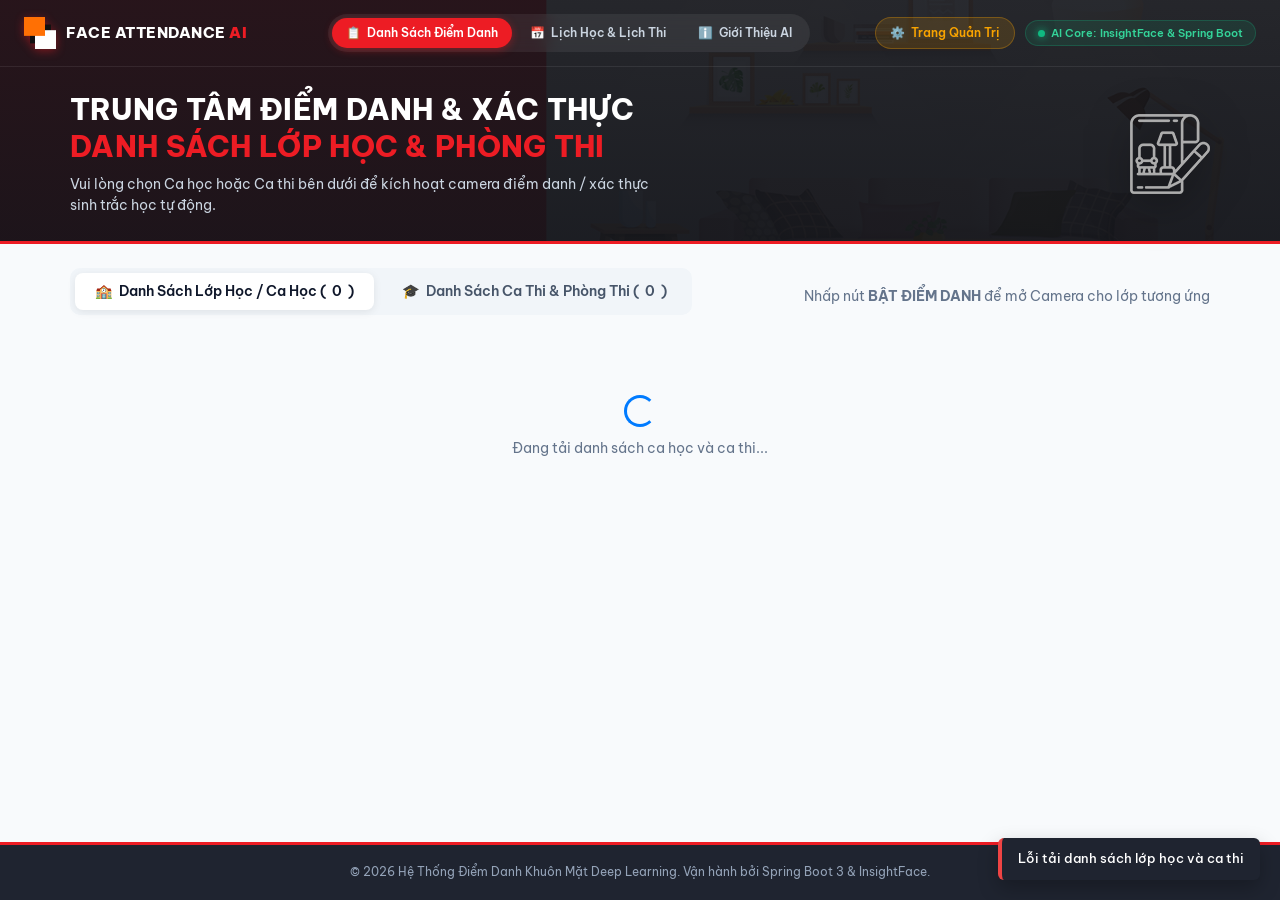
<file: TTTN/frontend/index.html>
<!DOCTYPE html>
<html lang="vi">

<head>
  <meta charset="utf-8" />
  <meta http-equiv="X-UA-Compatible" content="IE=edge" />
  <meta name="viewport" content="width=device-width, initial-scale=1, shrink-to-fit=no" />
  <title>Danh Sách Lớp Học & Phòng Thi - Face Attendance AI</title>

  <!-- Bootstrap core CSS -->
  <link rel="stylesheet" type="text/css" href="css/bootstrap.css" />

  <!-- Fonts style -->
  <link rel="preconnect" href="https://fonts.googleapis.com">
  <link rel="preconnect" href="https://fonts.gstatic.com" crossorigin>
  <link href="https://fonts.googleapis.com/css2?family=Be+Vietnam+Pro:wght@300;400;500;600;700;800&family=Inter:wght@400;500;600;700&display=swap" rel="stylesheet">

  <!-- Custom styles -->
  <link href="css/style.css" rel="stylesheet" />
  <link href="css/responsive.css" rel="stylesheet" />
</head>

<body>
  <!-- Hero Area / Header Section -->
  <div class="hero_area">
    <header class="header_section">
      <div class="container-fluid">
        <nav class="custom_nav-container">
          <a class="navbar-brand" href="index.html">
            <img src="images/logo.png" alt="Logo" />
            <span>FACE ATTENDANCE <strong>AI</strong></span>
          </a>

          <!-- Main Nav Tabs -->
          <div class="inodino-nav-tabs">
            <a href="index.html" class="nav-item-btn active">
              <span>📋</span> Danh Sách Điểm Danh
            </a>
            <a href="schedules.html" class="nav-item-btn">
              <span>📅</span> Lịch Học & Lịch Thi
            </a>
            <a href="about.html" class="nav-item-btn">
              <span>ℹ️</span> Giới Thiệu AI
            </a>
          </div>

          <div class="header-status-box" style="display: flex; align-items: center; gap: 10px;">
            <a href="admin.html" class="nav-item-btn admin-tab" style="margin-bottom: 0;">
              <span>⚙️</span> Trang Quản Trị
            </a>
            <div class="badge-ai-status">
              <span class="status-dot-pulse"></span>
              <span>AI Core: InsightFace & Spring Boot</span>
            </div>
          </div>
        </nav>
      </div>
    </header>

    <!-- Hero Banner -->
    <div class="container inodino-hero-banner" style="padding: 24px 15px;">
      <div class="row align-items-center">
        <div class="col-lg-8">
          <h1 class="hero-title" style="font-size: 1.8rem; margin-bottom: 8px;">
            TRUNG TÂM ĐIỂM DANH & XÁC THỰC <br />
            <span>DANH SÁCH LỚP HỌC & PHÒNG THI</span>
          </h1>
          <p class="hero-subtitle" style="font-size: 0.9rem; margin-bottom: 0;">
            Vui lòng chọn Ca học hoặc Ca thi bên dưới để kích hoạt camera điểm danh / xác thực sinh trắc học tự động.
          </p>
        </div>
        <div class="col-lg-4 text-right d-none d-lg-block">
          <img src="images/interior-design.png" alt="Face AI Illustration" style="max-height: 120px; filter: drop-shadow(0 10px 20px rgba(0,0,0,0.6));" />
        </div>
      </div>
    </div>
  </div>

  <!-- Main Application Content: Danh sách Card Lớp học & Phòng thi -->
  <main class="main-app-content">
    <div class="container">
      
      <!-- Category Switcher Buttons -->
      <div style="display: flex; justify-content: space-between; align-items: center; flex-wrap: wrap; gap: 10px; margin-bottom: 12px;">
        <div class="category-filter-bar">
          <button id="tab-btn-classes" class="category-filter-btn active">
            <span>🏫</span> Danh Sách Lớp Học / Ca Học (<span id="class-count-badge">0</span>)
          </button>
          <button id="tab-btn-exams" class="category-filter-btn">
            <span>🎓</span> Danh Sách Ca Thi & Phòng Thi (<span id="exam-count-badge">0</span>)
          </button>
        </div>

        <div style="font-size: 0.85rem; color: #64748b;">
          Nhấp nút <strong>BẬT ĐIỂM DANH</strong> để mở Camera cho lớp tương ứng
        </div>
      </div>

      <!-- Schedule Cards Grid -->
      <div id="schedule-grid-container" class="schedule-grid-container">
        <div class="col-12 text-center" style="padding: 50px; grid-column: 1 / -1;">
          <div class="spinner-border text-primary" role="status"></div>
          <p style="color: #64748b; margin-top: 10px;">Đang tải danh sách ca học và ca thi...</p>
        </div>
      </div>

    </div>
  </main>

  <!-- ========================================== -->
  <!-- MODAL: MÀN HÌNH ĐIỂM DANH TẬP TRUNG CHO 1 LỚP/PHÒNG THI -->
  <!-- ========================================== -->
  <div id="attendance-focus-modal" class="inodino-modal-backdrop">
    <div class="inodino-modal-window attendance-modal-window">
      <div class="modal-head" style="border-bottom: 1px solid #e2e8f0; padding-bottom: 12px;">
        <div>
          <h4 id="focus-modal-title" style="margin-bottom: 2px;"><span>📸</span> Điểm Danh Lớp Học</h4>
          <span id="focus-modal-room-badge" class="badge-tag" style="background: #e0f2fe; color: #0284c7; font-size: 0.75rem;">Phòng học</span>
        </div>
        <button class="modal-close-x" onclick="closeAttendanceFocusModal()">&times;</button>
      </div>

      <div class="row" style="margin-top: 16px;">
        <!-- Left Column: Camera Viewport & Actions -->
        <div class="col-lg-6">
          <div class="inodino-card" style="padding: 14px; background: #0f172a; border-color: #1e293b;">
            
            <!-- Video / OpenCV WebSocket Stream Container -->
            <div class="opencv-stream-container" id="stream-container-wrapper">
              
              <!-- HUD Overlay Header -->
              <div class="stream-hud-overlay">
                <div id="stomp-status-badge" class="stomp-live-badge disconnected">
                  <span class="badge-pulse-dot"></span>
                  <span id="stomp-status-text">STOMP: CHƯA KẾT NỐI</span>
                </div>
                <div id="stomp-metrics-badge" class="stream-metrics-badge">
                  <span id="stream-fps-text">⚡ 0 FPS</span>
                  <span>|</span>
                  <span id="stream-faces-text">👥 0 SV</span>
                </div>
              </div>

              <!-- Live OpenCV Image Stream from STOMP Topic -->
              <img id="opencv-stream-view" class="opencv-stream-img" alt="Luồng trực tiếp OpenCV AI" style="display: none;" />
              
              <!-- Fallback WebRTC Video Element -->
              <video id="focus-camera-feed" autoplay playsinline muted style="width: 100%; height: 100%; object-fit: cover; transform: scaleX(-1); display: none;"></video>

              <!-- Standby / Idle Placeholder -->
              <div id="opencv-stream-placeholder" class="opencv-stream-placeholder">
                <div class="scan-radar-icon">📸</div>
                <h5 style="color: #f8fafc; font-size: 1.05rem; margin-bottom: 6px;">Camera OpenCV Chưa Bật</h5>
                <p style="font-size: 0.8rem; color: #94a3b8; max-width: 320px; margin-bottom: 14px;">
                  Nhấn nút <strong>"Bật Camera OpenCV"</strong> bên dưới để truyền trực tiếp video nhận diện AI qua WebSocket vào trang web.
                </p>
                <button type="button" class="inodino-btn inodino-btn-primary inodino-btn-sm" onclick="startOpencvLiveStream()">
                  <span>▶ Bật Camera Ngay</span>
                </button>
              </div>

            </div>

            <!-- Action Buttons -->
            <div style="display: flex; gap: 8px; margin-top: 12px; flex-wrap: wrap;">
              <button id="btn-toggle-opencv-stream" class="inodino-btn inodino-btn-primary" style="flex: 2; min-width: 180px;" onclick="toggleOpencvLiveStream()">
                <span id="btn-toggle-stream-icon">▶</span> <span id="btn-toggle-stream-text">Bật Camera OpenCV (Web Stream)</span>
              </button>
              <button id="btn-focus-capture" class="inodino-btn inodino-btn-dark inodino-btn-sm" style="flex: 1;" onclick="triggerCaptureAndCheckIn()">
                <span>📸 Chụp Thủ Công</span>
              </button>
              <button class="inodino-btn inodino-btn-dark inodino-btn-sm" title="Khởi chạy Camera Python OpenCV trên Desktop" onclick="launchCurrentFocusDesktop()">
                <span>💻 Desktop</span>
              </button>
            </div>

            <!-- Result Box -->
            <div id="focus-result-box" class="live-result-box" style="margin-top: 12px; background: #1e293b; border-color: #334155; color: #f8fafc;">
              <div class="result-title-bar">
                <div class="result-person-name" id="focus-person-name-box" style="color: #f8fafc;">
                  <span>👤</span><span>Sẵn sàng nhận diện</span>
                </div>
              </div>
              <p id="focus-result-desc" style="font-size: 0.8rem; color: #94a3b8; margin-bottom: 0;">
                Hệ thống tự động vẽ khung Bounding Box, nhận diện khuôn mặt và lưu điểm danh theo thời gian thực.
              </p>
            </div>
          </div>
        </div>

        <!-- Right Column: Live Attendees Table -->
        <div class="col-lg-6">
          <div class="inodino-card" style="padding: 14px; height: 100%; display: flex; flex-direction: column;">
            <div class="card-header-bar" style="margin-bottom: 10px;">
              <h4><span>📋</span> Danh Sách Đã Điểm Danh (<span id="focus-attendee-count">0</span>)</h4>
              <span id="focus-modal-exam-tab-btn" style="display: none; font-size: 0.75rem; color: #0284c7; font-weight: 600;">(Chế độ thi)</span>
            </div>

            <div class="inodino-table-wrapper" style="max-height: 380px; overflow-y: auto; flex: 1;">
              <table class="inodino-table">
                <thead>
                  <tr>
                    <th>STT</th>
                    <th>Mã SV</th>
                    <th>Họ và Tên</th>
                    <th>Thời gian</th>
                    <th>Trạng thái</th>
                  </tr>
                </thead>
                <tbody id="focus-attendance-tbody">
                  <tr><td colspan="5" style="text-align:center; color:var(--text-muted); padding: 18px;">Đang tải dữ liệu...</td></tr>
                </tbody>
              </table>
            </div>

            <!-- Seating Chart if Exam Mode -->
            <div id="focus-live-seating-chart" style="margin-top: 10px; max-height: 120px; overflow-y: auto;"></div>
          </div>
        </div>
      </div>

      <div style="display: flex; justify-content: flex-end; margin-top: 16px; border-top: 1px solid #e2e8f0; padding-top: 12px;">
        <button type="button" class="inodino-btn inodino-btn-dark inodino-btn-sm" onclick="closeAttendanceFocusModal()">
          ✕ Đóng & Dừng Camera
        </button>
      </div>
    </div>
  </div>

  <!-- Login Modal -->
  <div id="login-modal" class="inodino-modal-backdrop">
    <div class="inodino-modal-window" style="max-width: 400px;">
      <div class="modal-head">
        <h4><span>🔑</span> Đăng Nhập Quản Trị</h4>
        <button class="modal-close-x" onclick="closeLoginModal()">&times;</button>
      </div>
      <form id="login-form">
        <div class="inodino-form-group">
          <label class="inodino-label">Tài khoản:</label>
          <input type="text" id="login-username" class="inodino-input" required placeholder="Nhập tên đăng nhập">
        </div>
        <div class="inodino-form-group">
          <label class="inodino-label">Mật khẩu:</label>
          <input type="password" id="login-password" class="inodino-input" required placeholder="Nhập mật khẩu">
        </div>
        <div id="login-error-msg" style="color: #dc2626; font-size: 0.8rem; margin-top: 6px; display: none;"></div>
        <div style="display: flex; justify-content: flex-end; gap: 8px; margin-top: 20px;">
          <button type="button" class="inodino-btn inodino-btn-dark inodino-btn-sm" onclick="closeLoginModal()">Hủy</button>
          <button type="submit" class="inodino-btn inodino-btn-primary inodino-btn-sm">Đăng Nhập</button>
        </div>
      </form>
    </div>
  </div>

  <div id="toast-container" class="inodino-toast-box"></div>

  <!-- Footer -->
  <footer class="footer_section text-center">
    <div class="container">
      <p style="margin: 0;">
        &copy; 2026 Hệ Thống Điểm Danh Khuôn Mặt Deep Learning. Vận hành bởi Spring Boot 3 & InsightFace.
      </p>
    </div>
  </footer>

  <!-- SockJS & STOMP Protocol Client -->
  <script src="js/sockjs.min.js"></script>
  <script src="js/stomp.min.js"></script>
  <script src="js/common.js"></script>
  <script src="js/home-dashboard.js"></script>
</body>

</html>
</file>
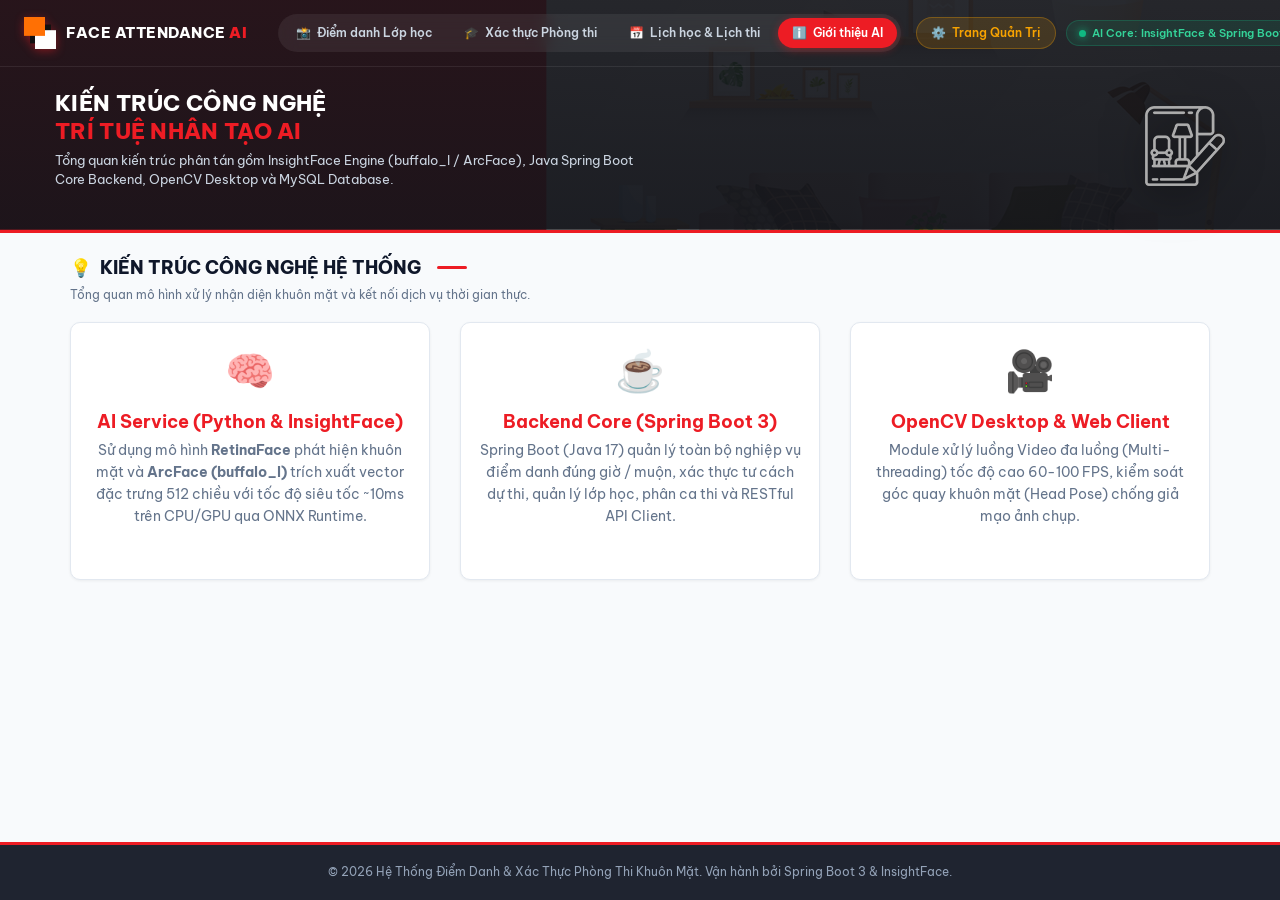
<file: TTTN/frontend/about.html>
<!DOCTYPE html>
<html lang="vi">

<head>
  <meta charset="utf-8" />
  <meta http-equiv="X-UA-Compatible" content="IE=edge" />
  <meta name="viewport" content="width=device-width, initial-scale=1, shrink-to-fit=no" />
  <title>Giới Thiệu Kiến Trúc AI - Face Attendance AI</title>

  <!-- Bootstrap core CSS -->
  <link rel="stylesheet" type="text/css" href="css/bootstrap.css" />

  <!-- Fonts style -->
  <link rel="preconnect" href="https://fonts.googleapis.com">
  <link rel="preconnect" href="https://fonts.gstatic.com" crossorigin>
  <link href="https://fonts.googleapis.com/css2?family=Be+Vietnam+Pro:wght@300;400;500;600;700;800&family=Inter:wght@400;500;600;700&display=swap" rel="stylesheet">

  <!-- Custom styles -->
  <link href="css/style.css" rel="stylesheet" />
  <link href="css/responsive.css" rel="stylesheet" />
</head>

<body>
  <!-- Hero Area / Header Section -->
  <div class="hero_area">
    <header class="header_section">
      <div class="container-fluid">
        <nav class="custom_nav-container">
          <a class="navbar-brand" href="index.html">
            <img src="images/logo.png" alt="Logo" />
            <span>FACE ATTENDANCE <strong>AI</strong></span>
          </a>

          <!-- Main Nav Tabs -->
          <div class="inodino-nav-tabs">
            <a href="index.html" class="nav-item-btn">
              <span>📸</span> Điểm danh Lớp học
            </a>
            <a href="exam-verification.html" class="nav-item-btn">
              <span>🎓</span> Xác thực Phòng thi
            </a>
            <a href="schedules.html" class="nav-item-btn">
              <span>📅</span> Lịch học & Lịch thi
            </a>
            <a href="about.html" class="nav-item-btn active">
              <span>ℹ️</span> Giới thiệu AI
            </a>
          </div>

          <div class="header-status-box" style="display: flex; align-items: center; gap: 10px;">
            <a href="admin.html" class="nav-item-btn admin-tab" style="margin-bottom: 0;">
              <span>⚙️</span> Trang Quản Trị
            </a>
            <div class="badge-ai-status">
              <span class="status-dot-pulse"></span>
              <span>AI Core: InsightFace & Spring Boot</span>
            </div>
          </div>
        </nav>
      </div>
    </header>

    <!-- Hero Banner -->
    <div class="container inodino-hero-banner">
      <div class="row align-items-center">
        <div class="col-lg-8">
          <h1 class="hero-title">
            KIẾN TRÚC CÔNG NGHỆ <br />
            <span>TRÍ TUỆ NHÂN TẠO AI</span>
          </h1>
          <p class="hero-subtitle">
            Tổng quan kiến trúc phân tán gồm InsightFace Engine (buffalo_l / ArcFace), Java Spring Boot Core Backend, OpenCV Desktop và MySQL Database.
          </p>
        </div>
        <div class="col-lg-4 text-right d-none d-lg-block">
          <img src="images/interior-design.png" alt="Face AI Illustration" style="max-height: 140px; filter: drop-shadow(0 10px 20px rgba(0,0,0,0.6));" />
        </div>
      </div>
    </div>
  </div>

  <!-- Main Application Content: Giới thiệu AI -->
  <main class="main-app-content">
    <div class="container">
      <div class="inodino-heading">
        <h3><span>💡</span> Kiến Trúc Công Nghệ Hệ Thống</h3>
        <p>Tổng quan mô hình xử lý nhận diện khuôn mặt và kết nối dịch vụ thời gian thực.</p>
      </div>

      <div class="row">
        <div class="col-md-4">
          <div class="inodino-card text-center" style="height: 100%;">
            <div style="font-size: 2.5rem; margin-bottom: 10px;">🧠</div>
            <h4 style="font-weight: 700; font-size: 1.1rem; color: var(--primary);">AI Service (Python & InsightFace)</h4>
            <p style="font-size: 0.85rem; color: var(--text-muted); line-height: 1.6;">
              Sử dụng mô hình <strong>RetinaFace</strong> phát hiện khuôn mặt và <strong>ArcFace (buffalo_l)</strong> trích xuất vector đặc trưng 512 chiều với tốc độ siêu tốc ~10ms trên CPU/GPU qua ONNX Runtime.
            </p>
          </div>
        </div>

        <div class="col-md-4">
          <div class="inodino-card text-center" style="height: 100%;">
            <div style="font-size: 2.5rem; margin-bottom: 10px;">☕</div>
            <h4 style="font-weight: 700; font-size: 1.1rem; color: var(--primary);">Backend Core (Spring Boot 3)</h4>
            <p style="font-size: 0.85rem; color: var(--text-muted); line-height: 1.6;">
              Spring Boot (Java 17) quản lý toàn bộ nghiệp vụ điểm danh đúng giờ / muộn, xác thực tư cách dự thi, quản lý lớp học, phân ca thi và RESTful API Client.
            </p>
          </div>
        </div>

        <div class="col-md-4">
          <div class="inodino-card text-center" style="height: 100%;">
            <div style="font-size: 2.5rem; margin-bottom: 10px;">🎥</div>
            <h4 style="font-weight: 700; font-size: 1.1rem; color: var(--primary);">OpenCV Desktop & Web Client</h4>
            <p style="font-size: 0.85rem; color: var(--text-muted); line-height: 1.6;">
              Module xử lý luồng Video đa luồng (Multi-threading) tốc độ cao 60-100 FPS, kiểm soát góc quay khuôn mặt (Head Pose) chống giả mạo ảnh chụp.
            </p>
          </div>
        </div>
      </div>
    </div>
  </main>

  <!-- Login Modal -->
  <div id="login-modal" class="inodino-modal-backdrop">
    <div class="inodino-modal-window" style="max-width: 400px;">
      <div class="modal-head">
        <h4><span>🔑</span> Đăng Nhập Quản Trị</h4>
        <button class="modal-close-x" onclick="closeLoginModal()">&times;</button>
      </div>
      <form id="login-form">
        <div class="inodino-form-group">
          <label class="inodino-label">Tài khoản:</label>
          <input type="text" id="login-username" class="inodino-input" required placeholder="Nhập tên đăng nhập">
        </div>
        <div class="inodino-form-group">
          <label class="inodino-label">Mật khẩu:</label>
          <input type="password" id="login-password" class="inodino-input" required placeholder="Nhập mật khẩu">
        </div>
        <div id="login-error-msg" style="color: #dc2626; font-size: 0.8rem; margin-top: 6px; display: none;"></div>
        <div style="display: flex; justify-content: flex-end; gap: 8px; margin-top: 20px;">
          <button type="button" class="inodino-btn inodino-btn-dark inodino-btn-sm" onclick="closeLoginModal()">Hủy</button>
          <button type="submit" class="inodino-btn inodino-btn-primary inodino-btn-sm">Đăng Nhập</button>
        </div>
      </form>
    </div>
  </div>

  <div id="toast-container" class="inodino-toast-box"></div>

  <!-- Footer -->
  <footer class="footer_section text-center">
    <div class="container">
      <p style="margin: 0;">
        &copy; 2026 Hệ Thống Điểm Danh & Xác Thực Phòng Thi Khuôn Mặt. Vận hành bởi Spring Boot 3 & InsightFace.
      </p>
    </div>
  </footer>

  <script src="js/common.js"></script>
</body>

</html>
</file>
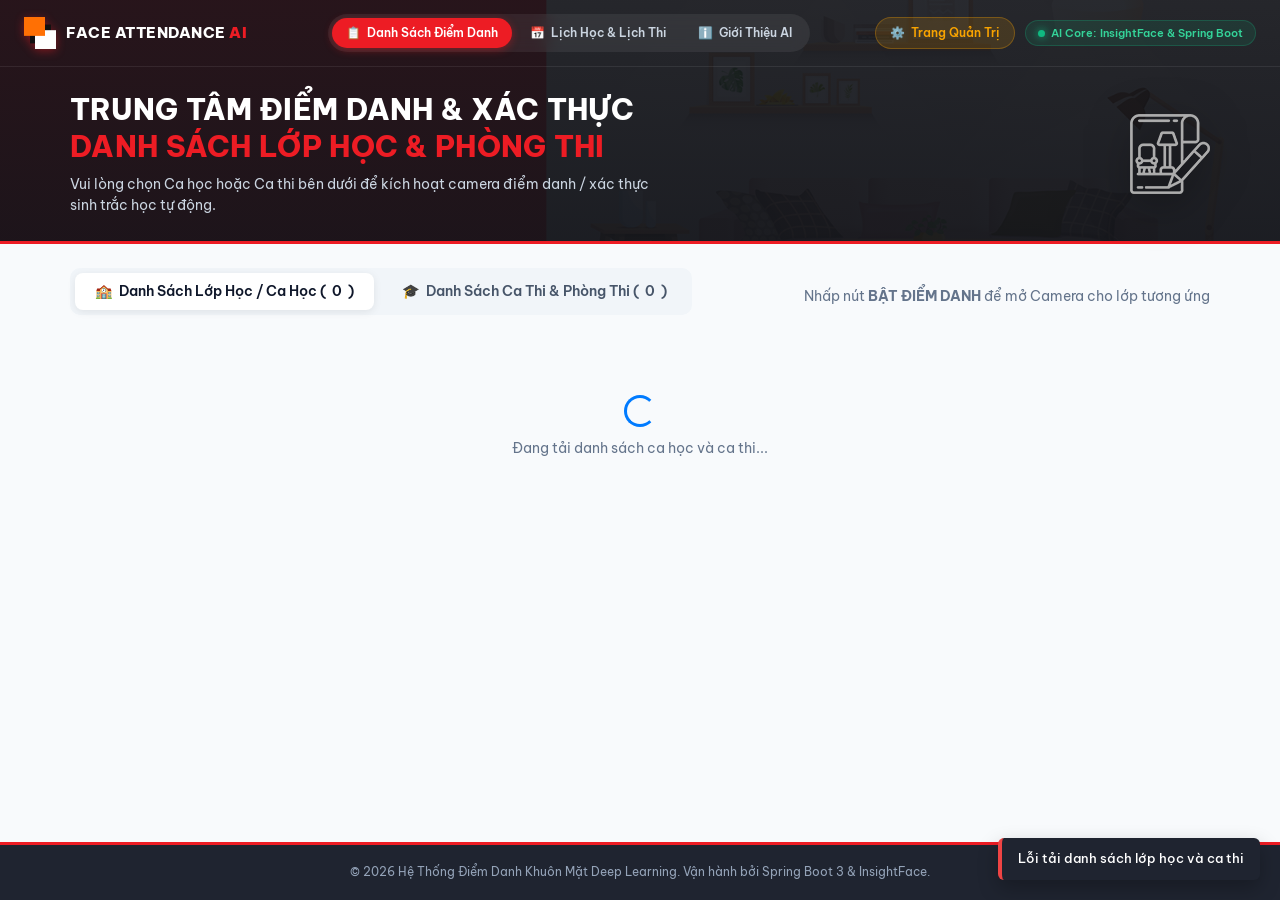
<file: TTTN/frontend/admin.html>
<!DOCTYPE html>
<html lang="vi">

<head>
  <meta charset="utf-8" />
  <meta http-equiv="X-UA-Compatible" content="IE=edge" />
  <meta name="viewport" content="width=device-width, initial-scale=1, shrink-to-fit=no" />
  <title>Trang Quản Trị - Face Attendance AI</title>

  <!-- Bootstrap core CSS -->
  <link rel="stylesheet" type="text/css" href="css/bootstrap.css" />

  <!-- Fonts style -->
  <link rel="preconnect" href="https://fonts.googleapis.com">
  <link rel="preconnect" href="https://fonts.gstatic.com" crossorigin>
  <link href="https://fonts.googleapis.com/css2?family=Be+Vietnam+Pro:wght@300;400;500;600;700;800&family=Inter:wght@400;500;600;700&display=swap" rel="stylesheet">

  <!-- Custom styles -->
  <link href="css/style.css" rel="stylesheet" />
  <link href="css/responsive.css" rel="stylesheet" />
</head>

<body>
  <!-- Hero Area / Header Section -->
  <div class="hero_area">
    <header class="header_section">
      <div class="container-fluid">
        <nav class="custom_nav-container">
          <a class="navbar-brand" href="index.html">
            <img src="images/logo.png" alt="Logo" />
            <span>FACE ATTENDANCE <strong>AI</strong></span>
          </a>

          <!-- Main Nav Tabs -->
          <div class="inodino-nav-tabs">
            <a href="index.html" class="nav-item-btn">
              <span>📸</span> Điểm danh Lớp học
            </a>
            <a href="exam-verification.html" class="nav-item-btn">
              <span>🎓</span> Xác thực Phòng thi
            </a>
            <a href="schedules.html" class="nav-item-btn">
              <span>📅</span> Lịch học & Lịch thi
            </a>
            <a href="about.html" class="nav-item-btn">
              <span>ℹ️</span> Giới thiệu AI
            </a>
          </div>

          <div class="header-status-box" style="display: flex; align-items: center; gap: 10px;">
            <a href="admin.html" class="nav-item-btn admin-tab active" style="margin-bottom: 0;">
              <span>⚙️</span> Trang Quản Trị
            </a>
            <div class="badge-ai-status">
              <span class="status-dot-pulse"></span>
              <span>Quản trị viên</span>
            </div>
          </div>
        </nav>
      </div>
    </header>

    <!-- Hero Banner -->
    <div class="container inodino-hero-banner">
      <div class="row align-items-center">
        <div class="col-lg-8">
          <h1 class="hero-title">
            TRANG QUẢN TRỊ <br />
            <span>HỆ THỐNG ĐIỂM DANH</span>
          </h1>
          <p class="hero-subtitle">
            Quản lý danh sách sinh viên, đăng ký Face ID, môn học, giờ học, ca thi và kiểm soát điều kiện thi.
          </p>
        </div>
        <div class="col-lg-4 text-right d-none d-lg-block">
          <img src="images/interior-design.png" alt="Face AI Illustration" style="max-height: 140px; filter: drop-shadow(0 10px 20px rgba(0,0,0,0.6));" />
        </div>
      </div>
    </div>
  </div>

  <!-- Main Application Content: Trang Quản trị -->
  <main class="main-app-content">
    <div class="container">
      <div class="inodino-heading">
        <h3><span>⚙️</span> Trung Tâm Quản Trị Hệ Thống</h3>
        <p>Quản lý toàn bộ dữ liệu đào tạo và sinh trắc học khuôn mặt sinh viên.</p>
      </div>

      <!-- Admin Sub-Navigation -->
      <div class="admin-subnav-bar">
        <button class="admin-subnav-btn active" data-subtab="admin-students">
          <span>👥</span> Quản lý Sinh viên
        </button>
        <button class="admin-subnav-btn" data-subtab="admin-courses">
          <span>📚</span> Quản lý Môn học
        </button>
        <button class="admin-subnav-btn" data-subtab="admin-class-schedules">
          <span>🏫</span> Quản lý Lịch học
        </button>
        <button class="admin-subnav-btn" data-subtab="admin-exam-schedules">
          <span>📝</span> Quản lý Ca thi
        </button>
        <button class="admin-subnav-btn" data-subtab="admin-eligibility">
          <span>🛡️</span> Quản lý Điều kiện thi (Cấm thi)
        </button>
      </div>

      <!-- SUB-TAB 1: Quản lý Sinh viên -->
      <div id="subtab-admin-students" class="admin-sub-pane active">
        <div class="inodino-card">
          <div class="card-header-bar">
            <h4><span>👥</span> Danh Sách Sinh Viên</h4>
            <div style="display: flex; gap: 8px; flex-wrap: wrap;">
              <input type="text" id="admin-student-search" class="inodino-input" placeholder="🔍 Tìm mã SV, họ tên, lớp..." style="width: 240px;">
              <button class="inodino-btn inodino-btn-dark inodino-btn-sm" onclick="downloadExcelTemplate()">
                <span>📥</span> Tải Excel Mẫu
              </button>
              <button class="inodino-btn inodino-btn-primary inodino-btn-sm" onclick="triggerExcelImport()">
                <span>📤</span> Nhập Excel
              </button>
              <input type="file" id="excel-file-input" accept=".xlsx, .xls" style="display: none;" onchange="handleExcelImport(event)">
              <button class="inodino-btn inodino-btn-success inodino-btn-sm" onclick="openCreateStudentModal()">
                <span>➕</span> Thêm Sinh Viên
              </button>
            </div>
          </div>

          <div class="inodino-table-wrapper">
            <table class="inodino-table">
              <thead>
                <tr>
                  <th>STT</th>
                  <th>Mã Sinh Viên</th>
                  <th>Họ và Tên</th>
                  <th>Ngày Sinh</th>
                  <th>Lớp</th>
                  <th>Trạng thái Face ID</th>
                  <th>Thao tác</th>
                </tr>
              </thead>
              <tbody id="admin-students-tbody"></tbody>
            </table>
          </div>
        </div>
      </div>

      <!-- SUB-TAB 2: Quản lý Môn học -->
      <div id="subtab-admin-courses" class="admin-sub-pane">
        <div class="inodino-card">
          <div class="card-header-bar">
            <h4><span>📚</span> Danh Sách Môn Học</h4>
            <button class="inodino-btn inodino-btn-success inodino-btn-sm" onclick="openCreateCourseModal()">
              <span>➕</span> Thêm Môn Học
            </button>
          </div>

          <div class="inodino-table-wrapper">
            <table class="inodino-table">
              <thead>
                <tr>
                  <th>ID</th>
                  <th>Mã Môn Học</th>
                  <th>Tên Môn Học</th>
                  <th>Thao tác</th>
                </tr>
              </thead>
              <tbody id="admin-courses-tbody"></tbody>
            </table>
          </div>
        </div>
      </div>

      <!-- SUB-TAB 3: Quản lý Lịch học -->
      <div id="subtab-admin-class-schedules" class="admin-sub-pane">
        <div class="inodino-card">
          <div class="card-header-bar">
            <h4><span>🏫</span> Danh Sách Ca Học</h4>
            <button class="inodino-btn inodino-btn-success inodino-btn-sm" onclick="openCreateClassScheduleModal()">
              <span>➕</span> Thêm Ca Học Mới
            </button>
          </div>

          <div class="inodino-table-wrapper">
            <table class="inodino-table">
              <thead>
                <tr>
                  <th>ID</th>
                  <th>Môn Học</th>
                  <th>Phòng Học</th>
                  <th>Bắt đầu</th>
                  <th>Kết thúc</th>
                  <th>Thao tác</th>
                </tr>
              </thead>
              <tbody id="admin-class-schedules-tbody"></tbody>
            </table>
          </div>
        </div>
      </div>

      <!-- SUB-TAB 4: Quản lý Ca thi -->
      <div id="subtab-admin-exam-schedules" class="admin-sub-pane">
        <div class="inodino-card">
          <div class="card-header-bar">
            <h4><span>📝</span> Danh Sách Ca Thi & Phòng Thi</h4>
            <div>
              <input type="file" id="exam-students-file-input" accept=".xlsx, .xls" style="display: none;" onchange="handleExamStudentsImport(event)">
              <button class="inodino-btn inodino-btn-success inodino-btn-sm" onclick="openCreateExamScheduleModal()">
                <span>➕</span> Thêm Ca Thi Mới
              </button>
            </div>
          </div>

          <div class="inodino-table-wrapper">
            <table class="inodino-table">
              <thead>
                <tr>
                  <th>ID</th>
                  <th>Môn Thi</th>
                  <th>Phòng Thi</th>
                  <th>Thời gian thi</th>
                  <th>Thao tác</th>
                </tr>
              </thead>
              <tbody id="admin-exam-schedules-tbody"></tbody>
            </table>
          </div>
        </div>
      </div>

      <!-- SUB-TAB 5: Quản lý Điều kiện thi (Cấm thi) -->
      <div id="subtab-admin-eligibility" class="admin-sub-pane">
        <div class="inodino-card">
          <div class="card-header-bar">
            <h4><span>🛡️</span> Kiểm Soát Điều Kiện Dự Thi (Cấm Thi)</h4>
            <div style="display: flex; align-items: center; gap: 8px;">
              <label class="inodino-label" style="margin: 0;">Chọn Ca Thi:</label>
              <select id="admin-eligibility-exam-select" class="inodino-select" style="width: 280px;"></select>
            </div>
          </div>

          <div class="inodino-table-wrapper">
            <table class="inodino-table">
              <thead>
                <tr>
                  <th>STT</th>
                  <th>Mã SV</th>
                  <th>Họ và Tên</th>
                  <th>Lớp</th>
                  <th>Trạng thái Điều kiện Thi</th>
                  <th>Thao tác (Bật/Tắt Cấm thi)</th>
                </tr>
              </thead>
              <tbody id="admin-eligibility-tbody"></tbody>
            </table>
          </div>
        </div>
      </div>
    </div>
  </main>

  <!-- ========================================== -->
  <!-- MODALS -->
  <!-- ========================================== -->

  <!-- Modal Đăng Ký Face ID -->
  <div id="register-modal" class="inodino-modal-backdrop">
    <div class="inodino-modal-window register-modal-window" style="max-width: 680px;">
      <div class="modal-head">
        <h4><span>📸</span> Đăng Ký Sinh Trắc Học Face ID</h4>
        <button class="modal-close-x" onclick="closeRegModal()">&times;</button>
      </div>

      <div class="row align-items-center" style="margin-bottom: 12px; padding: 0 10px;">
        <div class="col-8">
          <h5 id="reg-student-name-val" style="font-weight: 700; margin-bottom: 4px; color: var(--primary);">Nguyễn Văn A</h5>
          <div style="font-size: 0.85rem; color: #475569;">
            <span id="reg-student-code-val" style="margin-right: 12px;">MSV: 2310900051</span>
            <span id="reg-student-class-val">Lớp: K23CNT3</span>
          </div>
        </div>
        <div class="col-4 text-right">
          <span id="reg-face-status-pill" class="badge-tag unregistered">Chưa có Face ID</span>
        </div>
      </div>

      <!-- OpenCV WebSocket STOMP Live Registration Container -->
      <div class="opencv-stream-container" id="reg-stream-container" style="height: 320px; margin-bottom: 12px;">
        
        <!-- HUD Overlay Header -->
        <div class="stream-hud-overlay">
          <div id="reg-stomp-status-badge" class="stomp-live-badge disconnected">
            <span class="badge-pulse-dot"></span>
            <span id="reg-stomp-status-text">STOMP: CHƯA KẾT NỐI</span>
          </div>
          <div class="stream-metrics-badge">
            <span id="reg-stream-fps-text">⚡ 0 FPS</span>
            <span>|</span>
            <span id="reg-stream-faces-text">👥 0 SV</span>
          </div>
        </div>

        <!-- Live OpenCV Image Stream from STOMP Topic -->
        <img id="reg-opencv-stream-view" class="opencv-stream-img" alt="Luồng đăng ký OpenCV" style="display: none;" />

        <!-- Standby Placeholder -->
        <div id="reg-opencv-placeholder" class="opencv-stream-placeholder">
          <div class="scan-radar-icon">👤</div>
          <h5 style="color: #f8fafc; font-size: 1.05rem; margin-bottom: 6px;">Camera Đăng Ký Face ID Chưa Bật</h5>
          <p style="font-size: 0.8rem; color: #94a3b8; max-width: 320px; margin-bottom: 14px;">
            Nhấn nút <strong>"Bật Camera Đăng Ký"</strong> để thực hiện kiểm tra cử động chống giả mạo (Liveness) và trích xuất vector khuôn mặt trực tiếp trên Web.
          </p>
          <button type="button" class="inodino-btn inodino-btn-primary inodino-btn-sm" onclick="startRegisterOpencvStream()">
            <span>▶ Bật Camera Ngay</span>
          </button>
        </div>

      </div>

      <!-- Control Buttons -->
      <div style="display: flex; gap: 8px; flex-wrap: wrap; margin-bottom: 12px;">
        <button type="button" id="btn-toggle-reg-stream" class="inodino-btn inodino-btn-primary" style="flex: 2; min-width: 200px;" onclick="toggleRegisterOpencvStream()">
          <span id="btn-toggle-reg-icon">▶</span> <span id="btn-toggle-reg-text">Bật Camera Đăng Ký (Web Stream)</span>
        </button>
        <button type="button" id="btn-modal-launch-opencv" class="inodino-btn inodino-btn-dark inodino-btn-sm" style="flex: 1;" onclick="launchOpenCvRegisterDesktop()">
          <span>💻 Mở Desktop</span>
        </button>
      </div>

      <!-- Web Camera Fallback Section -->
      <details style="border: 1px solid #e2e8f0; border-radius: 8px; padding: 10px; background: #f8fafc;">
        <summary style="font-weight: 600; font-size: 0.85rem; color: #475569; cursor: pointer;">
          📷 Tùy chọn khác: Tải ảnh chụp sẵn từ máy tính
        </summary>
        
        <div style="display: flex; justify-content: space-between; align-items: center; margin-top: 10px;">
          <div>
            <input type="file" id="reg-image-file-input" accept="image/*" style="display: none;" onchange="handleImageUploadForReg(event)">
            <button type="button" class="inodino-btn inodino-btn-dark inodino-btn-sm" onclick="document.getElementById('reg-image-file-input').click()">
              <span>📁</span> Chọn tệp ảnh từ máy
            </button>
          </div>
        </div>
      </details>

      <div style="display: flex; justify-content: flex-end; margin-top: 14px;">
        <button type="button" class="inodino-btn inodino-btn-dark inodino-btn-sm" onclick="closeRegModal()">✕ Đóng & Dừng Camera</button>
      </div>
    </div>
  </div>

  <!-- Modal Thêm / Sửa Sinh Viên -->
  <div id="student-modal" class="inodino-modal-backdrop">
    <div class="inodino-modal-window">
      <div class="modal-head">
        <h4 id="student-modal-title"><span>👤</span> Thêm Sinh Viên Mới</h4>
        <button class="modal-close-x" onclick="closeStudentModal()">&times;</button>
      </div>
      <form id="student-form">
        <input type="hidden" id="student-form-id">
        <div class="inodino-form-group">
          <label class="inodino-label">Mã Sinh Viên:</label>
          <input type="text" id="student-form-code" class="inodino-input" required placeholder="Ví dụ: 2310900051">
        </div>
        <div class="inodino-form-group">
          <label class="inodino-label">Họ và Tên:</label>
          <input type="text" id="student-form-name" class="inodino-input" required placeholder="Ví dụ: Nguyễn Văn A">
        </div>
        <div class="inodino-form-group">
          <label class="inodino-label">Ngày Sinh:</label>
          <input type="date" id="student-form-dob" class="inodino-input" required>
        </div>
        <div class="inodino-form-group">
          <label class="inodino-label">Lớp:</label>
          <input type="text" id="student-form-class" class="inodino-input" required placeholder="Ví dụ: K23CNT3">
        </div>
        <div style="display: flex; justify-content: flex-end; gap: 8px; margin-top: 14px;">
          <button type="button" class="inodino-btn inodino-btn-dark inodino-btn-sm" onclick="closeStudentModal()">Hủy</button>
          <button type="submit" class="inodino-btn inodino-btn-primary inodino-btn-sm">Lưu Sinh Viên</button>
        </div>
      </form>
    </div>
  </div>

  <!-- Modal Thêm / Sửa Môn Học -->
  <div id="course-modal" class="inodino-modal-backdrop">
    <div class="inodino-modal-window">
      <div class="modal-head">
        <h4 id="course-modal-title"><span>📚</span> Thêm Môn Học Mới</h4>
        <button class="modal-close-x" onclick="closeCourseModal()">&times;</button>
      </div>
      <form id="course-form">
        <input type="hidden" id="course-form-id">
        <div class="inodino-form-group">
          <label class="inodino-label">Mã Môn Học:</label>
          <input type="text" id="course-form-code" class="inodino-input" required placeholder="Ví dụ: IT301">
        </div>
        <div class="inodino-form-group">
          <label class="inodino-label">Tên Môn Học:</label>
          <input type="text" id="course-form-name" class="inodino-input" required placeholder="Ví dụ: Lập trình Java Nâng Cao">
        </div>
        <div style="display: flex; justify-content: flex-end; gap: 8px; margin-top: 14px;">
          <button type="button" class="inodino-btn inodino-btn-dark inodino-btn-sm" onclick="closeCourseModal()">Hủy</button>
          <button type="submit" class="inodino-btn inodino-btn-primary inodino-btn-sm">Lưu Môn Học</button>
        </div>
      </form>
    </div>
  </div>

  <!-- Modal Thêm / Sửa Ca Học -->
  <div id="class-schedule-modal" class="inodino-modal-backdrop">
    <div class="inodino-modal-window">
      <div class="modal-head">
        <h4 id="class-schedule-modal-title"><span>🏫</span> Thêm Ca Học</h4>
        <button class="modal-close-x" onclick="closeClassScheduleModal()">&times;</button>
      </div>
      <form id="class-schedule-form">
        <input type="hidden" id="class-schedule-form-id">
        <div class="inodino-form-group">
          <label class="inodino-label">Môn Học:</label>
          <select id="class-schedule-form-course" class="inodino-select" required></select>
        </div>
        <div class="inodino-form-group">
          <label class="inodino-label">Phòng Học:</label>
          <input type="text" id="class-schedule-form-room" class="inodino-input" required placeholder="Ví dụ: P.Lab 302">
        </div>
        <div class="inodino-form-group">
          <label class="inodino-label">Thời gian Bắt đầu:</label>
          <input type="datetime-local" id="class-schedule-form-start" class="inodino-input" required>
        </div>
        <div class="inodino-form-group">
          <label class="inodino-label">Thời gian Kết thúc:</label>
          <input type="datetime-local" id="class-schedule-form-end" class="inodino-input" required>
        </div>
        <div style="display: flex; justify-content: flex-end; gap: 8px; margin-top: 14px;">
          <button type="button" class="inodino-btn inodino-btn-dark inodino-btn-sm" onclick="closeClassScheduleModal()">Hủy</button>
          <button type="submit" class="inodino-btn inodino-btn-primary inodino-btn-sm">Lưu Ca Học</button>
        </div>
      </form>
    </div>
  </div>

  <!-- Modal Thêm / Sửa Ca Thi -->
  <div id="exam-schedule-modal" class="inodino-modal-backdrop">
    <div class="inodino-modal-window">
      <div class="modal-head">
        <h4 id="exam-schedule-modal-title"><span>📝</span> Thêm Ca Thi</h4>
        <button class="modal-close-x" onclick="closeExamScheduleModal()">&times;</button>
      </div>
      <form id="exam-schedule-form">
        <input type="hidden" id="exam-schedule-form-id">
        <div class="inodino-form-group">
          <label class="inodino-label">Môn Thi:</label>
          <select id="exam-schedule-form-course" class="inodino-select" required></select>
        </div>
        <div class="inodino-form-group">
          <label class="inodino-label">Phòng Thi:</label>
          <input type="text" id="exam-schedule-form-room" class="inodino-input" required placeholder="Ví dụ: Phòng thi 401 - Tòa B">
        </div>
        <div class="inodino-form-group">
          <label class="inodino-label">Thời gian Thi:</label>
          <input type="datetime-local" id="exam-schedule-form-time" class="inodino-input" required>
        </div>
        <div style="display: flex; justify-content: flex-end; gap: 8px; margin-top: 14px;">
          <button type="button" class="inodino-btn inodino-btn-dark inodino-btn-sm" onclick="closeExamScheduleModal()">Hủy</button>
          <button type="submit" class="inodino-btn inodino-btn-primary inodino-btn-sm">Lưu Ca Thi</button>
        </div>
      </form>
    </div>
  </div>

  <!-- Modal Thiết Lập Sơ Đồ Phòng Thi -->
  <div id="seating-modal" class="inodino-modal-backdrop">
    <div class="inodino-modal-window" style="max-width: 600px; width: 90%;">
      <div class="modal-head">
        <h4><span>🪑</span> Thiết Lập Sơ Đồ Phòng Thi</h4>
        <button class="modal-close-x" onclick="closeSeatingModal()">&times;</button>
      </div>
      <div style="font-size: 0.85rem; color: #475569; margin-bottom: 12px;">
        Thiết lập hàng, cột và vị trí bàn/ghế hỏng.
      </div>

      <div class="row" style="margin-bottom: 14px;">
        <div class="col-6">
          <label class="inodino-label">Số hàng (1-10):</label>
          <input type="number" id="seating-input-rows" class="inodino-input" min="1" max="10" value="5">
        </div>
        <div class="col-6">
          <label class="inodino-label">Số cột (1-10):</label>
          <input type="number" id="seating-input-cols" class="inodino-input" min="1" max="10" value="5">
        </div>
      </div>

      <div style="display: flex; justify-content: space-between; align-items: center; margin-bottom: 8px;">
        <span style="font-size: 0.85rem; font-weight: 600;">Lưới Phòng Thi (Click vào ghế để chuyển sang trạng thái HỎNG):</span>
        <button class="inodino-btn inodino-btn-dark inodino-btn-sm" onclick="regenerateSeatingGrid()">Tạo Lưới</button>
      </div>

      <div id="seating-grid-setup" class="seating-grid-setup-container" style="display: grid; gap: 8px; justify-content: center; padding: 12px; background: #f8fafc; border: 1px solid #e2e8f0; border-radius: 6px; min-height: 150px; overflow: auto;"></div>

      <div class="seating-legend" style="display: flex; gap: 16px; margin-top: 10px; font-size: 0.8rem; justify-content: center;">
        <div style="display: flex; align-items: center; gap: 4px;">
          <div style="width: 16px; height: 16px; background: #e2e8f0; border: 1px solid #cbd5e1; border-radius: 4px;"></div>
          <span>Bình thường</span>
        </div>
        <div style="display: flex; align-items: center; gap: 4px;">
          <div style="width: 16px; height: 16px; background: #fca5a5; border: 1px solid #f87171; border-radius: 4px; position: relative;">
            <span style="position: absolute; top: 50%; left: 50%; transform: translate(-50%, -50%); font-size: 10px; color: #b91c1c; font-weight: bold;">✕</span>
          </div>
          <span>Ghế hỏng (Bỏ qua)</span>
        </div>
      </div>

      <div style="display: flex; justify-content: flex-end; gap: 8px; margin-top: 20px;">
        <button type="button" class="inodino-btn inodino-btn-dark inodino-btn-sm" onclick="closeSeatingModal()">Hủy</button>
        <button type="button" class="inodino-btn inodino-btn-primary inodino-btn-sm" onclick="saveSeatingLayout()">Lưu Sơ Đồ</button>
      </div>
    </div>
  </div>

  <div id="toast-container" class="inodino-toast-box"></div>

  <!-- Footer -->
  <footer class="footer_section text-center">
    <div class="container">
      <p style="margin: 0;">
        &copy; 2026 Hệ Thống Điểm Danh & Xác Thực Phòng Thi Khuôn Mặt. Vận hành bởi Spring Boot 3 & InsightFace.
      </p>
    </div>
  </footer>

  <!-- SockJS & STOMP Protocol Client -->
  <script src="js/sockjs.min.js"></script>
  <script src="js/stomp.min.js"></script>
  <script src="js/common.js"></script>
  <script src="js/admin.js"></script>
</body>

</html>
</file>
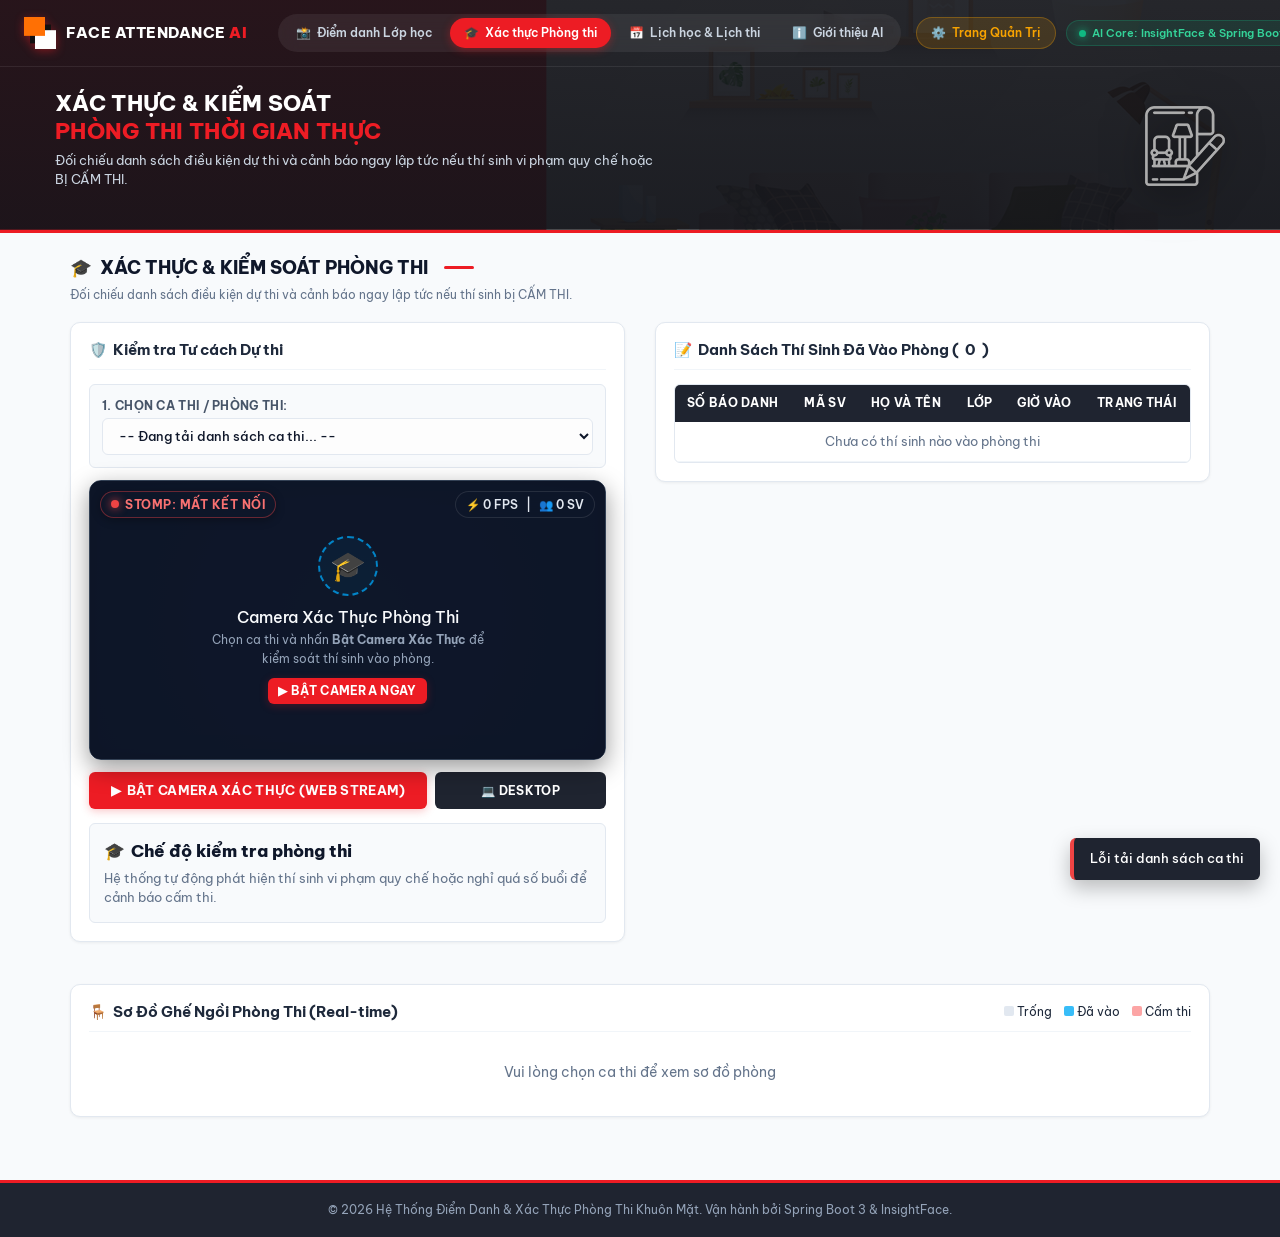
<file: TTTN/frontend/exam-verification.html>
<!DOCTYPE html>
<html lang="vi">

<head>
  <meta charset="utf-8" />
  <meta http-equiv="X-UA-Compatible" content="IE=edge" />
  <meta name="viewport" content="width=device-width, initial-scale=1, shrink-to-fit=no" />
  <title>Xác Thực Phòng Thi - Face Attendance AI</title>

  <!-- Bootstrap core CSS -->
  <link rel="stylesheet" type="text/css" href="css/bootstrap.css" />

  <!-- Fonts style -->
  <link rel="preconnect" href="https://fonts.googleapis.com">
  <link rel="preconnect" href="https://fonts.gstatic.com" crossorigin>
  <link href="https://fonts.googleapis.com/css2?family=Be+Vietnam+Pro:wght@300;400;500;600;700;800&family=Inter:wght@400;500;600;700&display=swap" rel="stylesheet">

  <!-- Custom styles -->
  <link href="css/style.css" rel="stylesheet" />
  <link href="css/responsive.css" rel="stylesheet" />
</head>

<body>
  <!-- Hero Area / Header Section -->
  <div class="hero_area">
    <header class="header_section">
      <div class="container-fluid">
        <nav class="custom_nav-container">
          <a class="navbar-brand" href="index.html">
            <img src="images/logo.png" alt="Logo" />
            <span>FACE ATTENDANCE <strong>AI</strong></span>
          </a>

          <!-- Main Nav Tabs -->
          <div class="inodino-nav-tabs">
            <a href="index.html" class="nav-item-btn">
              <span>📸</span> Điểm danh Lớp học
            </a>
            <a href="exam-verification.html" class="nav-item-btn active">
              <span>🎓</span> Xác thực Phòng thi
            </a>
            <a href="schedules.html" class="nav-item-btn">
              <span>📅</span> Lịch học & Lịch thi
            </a>
            <a href="about.html" class="nav-item-btn">
              <span>ℹ️</span> Giới thiệu AI
            </a>
          </div>

          <div class="header-status-box" style="display: flex; align-items: center; gap: 10px;">
            <a href="admin.html" class="nav-item-btn admin-tab" style="margin-bottom: 0;">
              <span>⚙️</span> Trang Quản Trị
            </a>
            <div class="badge-ai-status">
              <span class="status-dot-pulse"></span>
              <span>AI Core: InsightFace & Spring Boot</span>
            </div>
          </div>
        </nav>
      </div>
    </header>

    <!-- Hero Banner -->
    <div class="container inodino-hero-banner">
      <div class="row align-items-center">
        <div class="col-lg-8">
          <h1 class="hero-title">
            XÁC THỰC & KIỂM SOÁT <br />
            <span>PHÒNG THI THỜI GIAN THỰC</span>
          </h1>
          <p class="hero-subtitle">
            Đối chiếu danh sách điều kiện dự thi và cảnh báo ngay lập tức nếu thí sinh vi phạm quy chế hoặc BỊ CẤM THI.
          </p>
        </div>
        <div class="col-lg-4 text-right d-none d-lg-block">
          <img src="images/interior-design.png" alt="Face AI Illustration" style="max-height: 140px; filter: drop-shadow(0 10px 20px rgba(0,0,0,0.6));" />
        </div>
      </div>
    </div>
  </div>

  <!-- Main Application Content: Xác thực Phòng thi -->
  <main class="main-app-content">
    <div class="container">
      <div class="inodino-heading">
        <h3><span>🎓</span> Xác thực & Kiểm soát Phòng thi</h3>
        <p>Đối chiếu danh sách điều kiện dự thi và cảnh báo ngay lập tức nếu thí sinh bị CẤM THI.</p>
      </div>

      <div class="row">
        <!-- Left: Controls -->
        <div class="col-lg-6">
          <div class="inodino-card">
            <div class="card-header-bar">
              <h4><span>🛡️</span> Kiểm tra Tư cách Dự thi</h4>
            </div>

            <div class="inodino-form-group" style="background: #f8fafc; padding: 12px; border-radius: var(--radius-sm); border: 1px solid var(--border-light); margin-bottom: 12px;">
              <label class="inodino-label" for="exam-schedule-select">1. Chọn Ca thi / Phòng thi:</label>
              <select id="exam-schedule-select" class="inodino-select">
                <option value="">-- Đang tải danh sách ca thi... --</option>
              </select>
            </div>

            <!-- OpenCV STOMP Video Stream Container -->
            <div class="opencv-stream-container" id="exam-stream-container" style="height: 280px; margin-bottom: 12px;">
              
              <!-- HUD Overlay Header -->
              <div class="stream-hud-overlay">
                <div id="exam-stomp-status-badge" class="stomp-live-badge disconnected">
                  <span class="badge-pulse-dot"></span>
                  <span id="exam-stomp-status-text">STOMP: CHƯA KẾT NỐI</span>
                </div>
                <div class="stream-metrics-badge">
                  <span id="exam-stream-fps-text">⚡ 0 FPS</span>
                  <span>|</span>
                  <span id="exam-stream-faces-text">👥 0 SV</span>
                </div>
              </div>

              <!-- Live OpenCV Image Stream from STOMP Topic -->
              <img id="exam-opencv-stream-view" class="opencv-stream-img" alt="Luồng trực tiếp OpenCV Ca Thi" style="display: none;" />

              <!-- Standby Placeholder -->
              <div id="exam-opencv-placeholder" class="opencv-stream-placeholder">
                <div class="scan-radar-icon">🎓</div>
                <h5 style="color: #f8fafc; font-size: 1rem; margin-bottom: 4px;">Camera Xác Thực Phòng Thi</h5>
                <p style="font-size: 0.78rem; color: #94a3b8; max-width: 280px; margin-bottom: 10px;">
                  Chọn ca thi và nhấn <strong>Bật Camera Xác Thực</strong> để kiểm soát thí sinh vào phòng.
                </p>
                <button type="button" class="inodino-btn inodino-btn-primary inodino-btn-sm" onclick="startExamOpencvStream()">
                  <span>▶ Bật Camera Ngay</span>
                </button>
              </div>

            </div>

            <div style="display: flex; gap: 8px; flex-wrap: wrap;">
              <button id="btn-toggle-exam-stream" class="inodino-btn inodino-btn-primary" style="flex: 2; min-width: 180px;" onclick="toggleExamOpencvStream()">
                <span id="btn-toggle-exam-icon">▶</span> <span id="btn-toggle-exam-text">Bật Camera Xác Thực (Web Stream)</span>
              </button>
              <button id="btn-launch-exam-desktop" class="inodino-btn inodino-btn-dark inodino-btn-sm" style="flex: 1;" onclick="launchExamDesktopOpenCV()">
                <span>💻 Desktop</span>
              </button>
            </div>

            <!-- Exam Result Card -->
            <div id="exam-result-card" class="live-result-box" style="margin-top: 14px;">
              <div class="result-title-bar">
                <div class="result-person-name" id="exam-result-name-box">
                  <span>🎓</span><span>Chế độ kiểm tra phòng thi</span>
                </div>
              </div>
              <p id="exam-result-desc" style="font-size: 0.8rem; color: var(--text-muted); margin-bottom: 0;">
                Hệ thống tự động phát hiện thí sinh vi phạm quy chế hoặc nghỉ quá số buổi để cảnh báo cấm thi.
              </p>
            </div>
          </div>
        </div>

        <!-- Right: Verified Attendees -->
        <div class="col-lg-6">
          <div class="inodino-card">
            <div class="card-header-bar">
              <h4><span>📝</span> Danh Sách Thí Sinh Đã Vào Phòng (<span id="exam-verified-count">0</span>)</h4>
            </div>

            <div class="inodino-table-wrapper" style="max-height: 480px; overflow-y: auto;">
              <table class="inodino-table">
                <thead>
                  <tr>
                    <th>Số Báo Danh</th>
                    <th>Mã SV</th>
                    <th>Họ và Tên</th>
                    <th>Lớp</th>
                    <th>Giờ vào</th>
                    <th>Trạng thái</th>
                  </tr>
                </thead>
                <tbody id="exam-attendance-tbody">
                  <tr>
                    <td colspan="6" style="text-align: center; color: var(--text-muted);">
                      Chưa có thí sinh nào vào phòng thi
                    </td>
                  </tr>
                </tbody>
              </table>
            </div>
          </div>
        </div>
      </div>

      <!-- Live Seating Chart Section -->
      <div class="row" style="margin-top: 24px;">
        <div class="col-12">
          <div class="inodino-card">
            <div class="card-header-bar">
              <h4><span>🪑</span> Sơ Đồ Ghế Ngồi Phòng Thi (Real-time)</h4>
              <div style="display: flex; gap: 12px; font-size: 0.75rem;">
                <span><span style="display:inline-block; width:10px; height:10px; background:#e2e8f0; border-radius:2px;"></span> Trống</span>
                <span><span style="display:inline-block; width:10px; height:10px; background:#38bdf8; border-radius:2px;"></span> Đã vào</span>
                <span><span style="display:inline-block; width:10px; height:10px; background:#fca5a5; border-radius:2px;"></span> Cấm thi</span>
              </div>
            </div>
            <div id="exam-seating-chart-container" style="padding: 16px; overflow-x: auto;">
              <p style="color: var(--text-muted); text-align: center; margin: 0;">Vui lòng chọn ca thi để xem sơ đồ phòng</p>
            </div>
          </div>
        </div>
      </div>
    </div>
  </main>

  <!-- Login Modal -->
  <div id="login-modal" class="inodino-modal-backdrop">
    <div class="inodino-modal-window" style="max-width: 400px;">
      <div class="modal-head">
        <h4><span>🔑</span> Đăng Nhập Quản Trị</h4>
        <button class="modal-close-x" onclick="closeLoginModal()">&times;</button>
      </div>
      <form id="login-form">
        <div class="inodino-form-group">
          <label class="inodino-label">Tài khoản:</label>
          <input type="text" id="login-username" class="inodino-input" required placeholder="Nhập tên đăng nhập">
        </div>
        <div class="inodino-form-group">
          <label class="inodino-label">Mật khẩu:</label>
          <input type="password" id="login-password" class="inodino-input" required placeholder="Nhập mật khẩu">
        </div>
        <div id="login-error-msg" style="color: #dc2626; font-size: 0.8rem; margin-top: 6px; display: none;"></div>
        <div style="display: flex; justify-content: flex-end; gap: 8px; margin-top: 20px;">
          <button type="button" class="inodino-btn inodino-btn-dark inodino-btn-sm" onclick="closeLoginModal()">Hủy</button>
          <button type="submit" class="inodino-btn inodino-btn-primary inodino-btn-sm">Đăng Nhập</button>
        </div>
      </form>
    </div>
  </div>

  <div id="toast-container" class="inodino-toast-box"></div>

  <!-- Footer -->
  <footer class="footer_section text-center">
    <div class="container">
      <p style="margin: 0;">
        &copy; 2026 Hệ Thống Điểm Danh & Xác Thực Phòng Thi Khuôn Mặt. Vận hành bởi Spring Boot 3 & InsightFace.
      </p>
    </div>
  </footer>

  <!-- SockJS & STOMP Protocol Client -->
  <script src="js/sockjs.min.js"></script>
  <script src="js/stomp.min.js"></script>
  <script src="js/common.js"></script>
  <script src="js/exam-verification.js"></script>
</body>

</html>
</file>
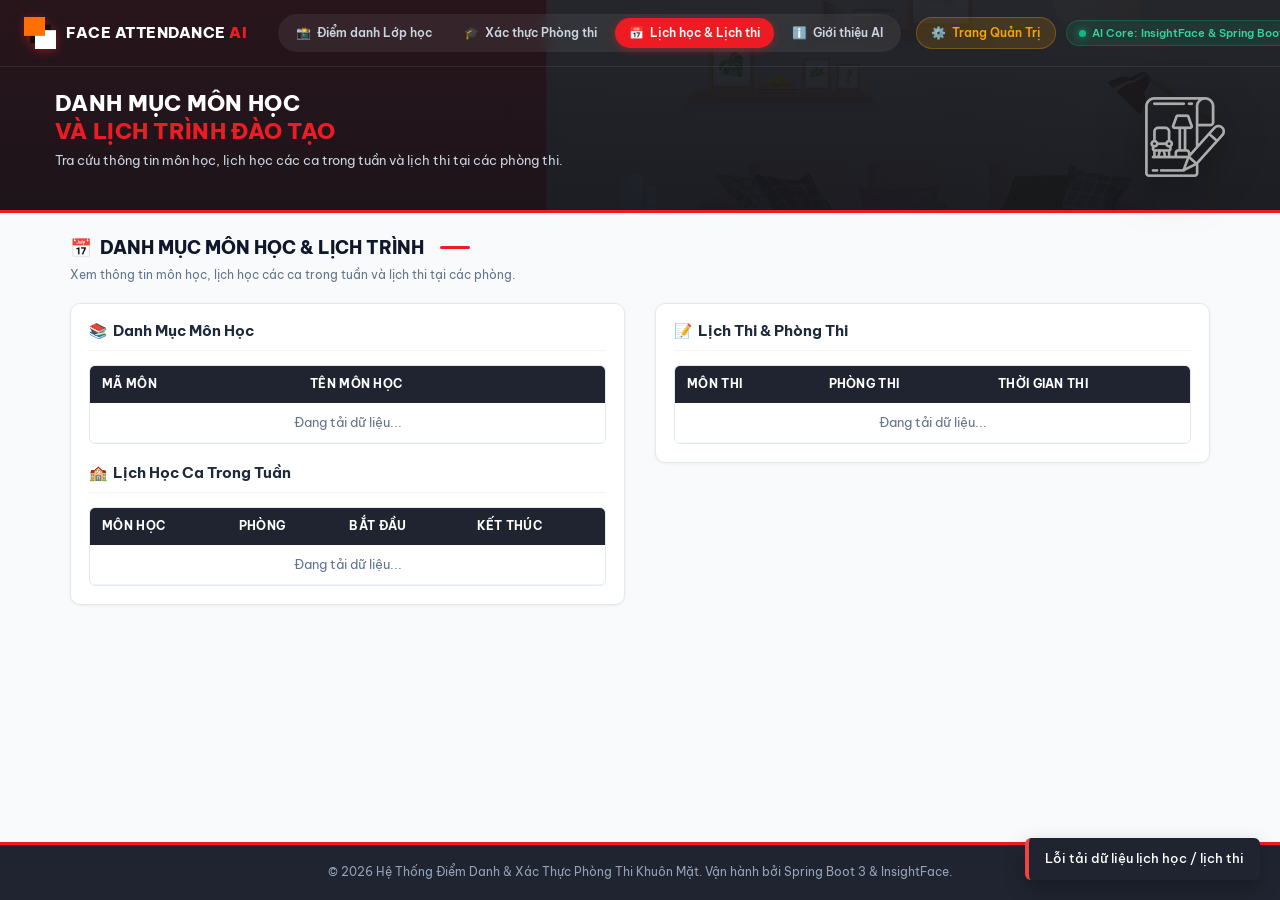
<file: TTTN/frontend/schedules.html>
<!DOCTYPE html>
<html lang="vi">

<head>
  <meta charset="utf-8" />
  <meta http-equiv="X-UA-Compatible" content="IE=edge" />
  <meta name="viewport" content="width=device-width, initial-scale=1, shrink-to-fit=no" />
  <title>Lịch Học & Lịch Thi - Face Attendance AI</title>

  <!-- Bootstrap core CSS -->
  <link rel="stylesheet" type="text/css" href="css/bootstrap.css" />

  <!-- Fonts style -->
  <link rel="preconnect" href="https://fonts.googleapis.com">
  <link rel="preconnect" href="https://fonts.gstatic.com" crossorigin>
  <link href="https://fonts.googleapis.com/css2?family=Be+Vietnam+Pro:wght@300;400;500;600;700;800&family=Inter:wght@400;500;600;700&display=swap" rel="stylesheet">

  <!-- Custom styles -->
  <link href="css/style.css" rel="stylesheet" />
  <link href="css/responsive.css" rel="stylesheet" />
</head>

<body>
  <!-- Hero Area / Header Section -->
  <div class="hero_area">
    <header class="header_section">
      <div class="container-fluid">
        <nav class="custom_nav-container">
          <a class="navbar-brand" href="index.html">
            <img src="images/logo.png" alt="Logo" />
            <span>FACE ATTENDANCE <strong>AI</strong></span>
          </a>

          <!-- Main Nav Tabs -->
          <div class="inodino-nav-tabs">
            <a href="index.html" class="nav-item-btn">
              <span>📸</span> Điểm danh Lớp học
            </a>
            <a href="exam-verification.html" class="nav-item-btn">
              <span>🎓</span> Xác thực Phòng thi
            </a>
            <a href="schedules.html" class="nav-item-btn active">
              <span>📅</span> Lịch học & Lịch thi
            </a>
            <a href="about.html" class="nav-item-btn">
              <span>ℹ️</span> Giới thiệu AI
            </a>
          </div>

          <div class="header-status-box" style="display: flex; align-items: center; gap: 10px;">
            <a href="admin.html" class="nav-item-btn admin-tab" style="margin-bottom: 0;">
              <span>⚙️</span> Trang Quản Trị
            </a>
            <div class="badge-ai-status">
              <span class="status-dot-pulse"></span>
              <span>AI Core: InsightFace & Spring Boot</span>
            </div>
          </div>
        </nav>
      </div>
    </header>

    <!-- Hero Banner -->
    <div class="container inodino-hero-banner">
      <div class="row align-items-center">
        <div class="col-lg-8">
          <h1 class="hero-title">
            DANH MỤC MÔN HỌC <br />
            <span>VÀ LỊCH TRÌNH ĐÀO TẠO</span>
          </h1>
          <p class="hero-subtitle">
            Tra cứu thông tin môn học, lịch học các ca trong tuần và lịch thi tại các phòng thi.
          </p>
        </div>
        <div class="col-lg-4 text-right d-none d-lg-block">
          <img src="images/interior-design.png" alt="Face AI Illustration" style="max-height: 140px; filter: drop-shadow(0 10px 20px rgba(0,0,0,0.6));" />
        </div>
      </div>
    </div>
  </div>

  <!-- Main Application Content: Lịch học & Lịch thi -->
  <main class="main-app-content">
    <div class="container">
      <div class="inodino-heading">
        <h3><span>📅</span> Danh Mục Môn Học & Lịch Trình</h3>
        <p>Xem thông tin môn học, lịch học các ca trong tuần và lịch thi tại các phòng.</p>
      </div>

      <div class="row">
        <!-- Left: Courses & Class Schedules -->
        <div class="col-lg-6">
          <div class="inodino-card">
            <div class="card-header-bar">
              <h4><span>📚</span> Danh Mục Môn Học</h4>
            </div>
            <div class="inodino-table-wrapper">
              <table class="inodino-table">
                <thead>
                  <tr>
                    <th>Mã Môn</th>
                    <th>Tên Môn Học</th>
                  </tr>
                </thead>
                <tbody id="manage-courses-tbody">
                  <tr><td colspan="2" style="text-align:center; color:var(--text-muted);">Đang tải dữ liệu...</td></tr>
                </tbody>
              </table>
            </div>

            <div class="card-header-bar" style="margin-top: 20px;">
              <h4><span>🏫</span> Lịch Học Ca Trong Tuần</h4>
            </div>
            <div class="inodino-table-wrapper">
              <table class="inodino-table">
                <thead>
                  <tr>
                    <th>Môn học</th>
                    <th>Phòng</th>
                    <th>Bắt đầu</th>
                    <th>Kết thúc</th>
                  </tr>
                </thead>
                <tbody id="manage-class-tbody">
                  <tr><td colspan="4" style="text-align:center; color:var(--text-muted);">Đang tải dữ liệu...</td></tr>
                </tbody>
              </table>
            </div>
          </div>
        </div>

        <!-- Right: Exam Schedules -->
        <div class="col-lg-6">
          <div class="inodino-card">
            <div class="card-header-bar">
              <h4><span>📝</span> Lịch Thi & Phòng Thi</h4>
            </div>
            <div class="inodino-table-wrapper">
              <table class="inodino-table">
                <thead>
                  <tr>
                    <th>Môn thi</th>
                    <th>Phòng thi</th>
                    <th>Thời gian thi</th>
                  </tr>
                </thead>
                <tbody id="manage-exam-tbody">
                  <tr><td colspan="3" style="text-align:center; color:var(--text-muted);">Đang tải dữ liệu...</td></tr>
                </tbody>
              </table>
            </div>
          </div>
        </div>
      </div>
    </div>
  </main>

  <!-- Login Modal -->
  <div id="login-modal" class="inodino-modal-backdrop">
    <div class="inodino-modal-window" style="max-width: 400px;">
      <div class="modal-head">
        <h4><span>🔑</span> Đăng Nhập Quản Trị</h4>
        <button class="modal-close-x" onclick="closeLoginModal()">&times;</button>
      </div>
      <form id="login-form">
        <div class="inodino-form-group">
          <label class="inodino-label">Tài khoản:</label>
          <input type="text" id="login-username" class="inodino-input" required placeholder="Nhập tên đăng nhập">
        </div>
        <div class="inodino-form-group">
          <label class="inodino-label">Mật khẩu:</label>
          <input type="password" id="login-password" class="inodino-input" required placeholder="Nhập mật khẩu">
        </div>
        <div id="login-error-msg" style="color: #dc2626; font-size: 0.8rem; margin-top: 6px; display: none;"></div>
        <div style="display: flex; justify-content: flex-end; gap: 8px; margin-top: 20px;">
          <button type="button" class="inodino-btn inodino-btn-dark inodino-btn-sm" onclick="closeLoginModal()">Hủy</button>
          <button type="submit" class="inodino-btn inodino-btn-primary inodino-btn-sm">Đăng Nhập</button>
        </div>
      </form>
    </div>
  </div>

  <div id="toast-container" class="inodino-toast-box"></div>

  <!-- Footer -->
  <footer class="footer_section text-center">
    <div class="container">
      <p style="margin: 0;">
        &copy; 2026 Hệ Thống Điểm Danh & Xác Thực Phòng Thi Khuôn Mặt. Vận hành bởi Spring Boot 3 & InsightFace.
      </p>
    </div>
  </footer>

  <script src="js/common.js"></script>
  <script src="js/schedules.js"></script>
</body>

</html>
</file>
<file: TTTN/frontend/css/style.css>
/* 
   THEME GIAO DIỆN CHUẨN INODINO STYLE (KHÔNG GHI NGUỒN)
   Tích hợp Font Tiếng Việt Be Vietnam Pro sắc nét & Trang Quản Trị Toàn Diện
*/

@import url('https://fonts.googleapis.com/css2?family=Be+Vietnam+Pro:wght@300;400;500;600;700;800&family=Inter:wght@400;500;600;700&display=swap');

:root {
  --primary: #ed1c24;
  --primary-hover: #c4131a;
  --secondary: #1f2430;
  --accent-gold: #f8a300;
  --dark-bg: #12141a;
  --card-bg: #ffffff;
  --text-main: #1e293b;
  --text-muted: #64748b;
  --border-light: #e2e8f0;
  --border-dark: #2d3748;
  --success: #10b981;
  --warning: #f59e0b;
  --danger: #ef4444;
  --info: #3b82f6;
  
  --radius-sm: 6px;
  --radius-md: 10px;
  --radius-lg: 14px;
  --shadow-sm: 0 1px 3px rgba(0,0,0,0.06);
  --shadow-md: 0 4px 16px rgba(0,0,0,0.08);
  --shadow-lg: 0 10px 25px rgba(0,0,0,0.12);
  --transition: all 0.22s cubic-bezier(0.4, 0, 0.2, 1);
}

* {
  margin: 0;
  padding: 0;
  box-sizing: border-box;
}

body {
  font-family: 'Be Vietnam Pro', -apple-system, BlinkMacSystemFont, 'Segoe UI', Roboto, sans-serif;
  color: var(--text-main);
  background-color: #f8fafc;
  min-height: 100vh;
  display: flex;
  flex-direction: column;
  font-size: 13.5px;
  line-height: 1.5;
}

p, span, td, th, input, select, button, label {
  font-family: 'Be Vietnam Pro', sans-serif;
}

/* ==========================================================================
   Header & Hero Area (Phong cách Inodino Hero)
   ========================================================================== */
.hero_area {
  background-image: linear-gradient(rgba(18, 20, 26, 0.90), rgba(18, 20, 26, 0.95)), url('../images/hero-bg.jpg');
  background-repeat: no-repeat;
  background-size: cover;
  background-position: center;
  position: relative;
  border-bottom: 3px solid var(--primary);
}

.header_section {
  padding: 12px 0;
  border-bottom: 1px solid rgba(255, 255, 255, 0.08);
}

.header_section .container-fluid {
  padding-left: 24px;
  padding-right: 24px;
}

.custom_nav-container {
  display: flex;
  justify-content: space-between;
  align-items: center;
  gap: 15px;
  max-width: 1500px;
  margin: 0 auto;
}

.navbar-brand {
  display: flex;
  align-items: center;
  gap: 10px;
  text-decoration: none;
  flex-shrink: 0;
}

.navbar-brand img {
  width: 32px;
  height: 32px;
  filter: drop-shadow(0 2px 5px rgba(237, 28, 36, 0.45));
}

.navbar-brand span {
  font-size: 15px;
  font-weight: 800;
  letter-spacing: 0.5px;
  color: #ffffff;
  text-transform: uppercase;
}

.navbar-brand span strong {
  color: var(--primary);
}

/* Nav Menu Tabs */
.inodino-nav-tabs {
  display: flex;
  gap: 4px;
  background: rgba(255, 255, 255, 0.07);
  padding: 4px;
  border-radius: 30px;
  backdrop-filter: blur(8px);
}

.nav-item-btn {
  background: transparent;
  border: none;
  color: #cbd5e1;
  padding: 6px 14px;
  border-radius: 20px;
  font-size: 12px;
  font-weight: 600;
  cursor: pointer;
  display: flex;
  align-items: center;
  gap: 6px;
  white-space: nowrap;
  transition: var(--transition);
}

.nav-item-btn:hover {
  color: #ffffff;
  background: rgba(255, 255, 255, 0.1);
}

.nav-item-btn.active {
  background: var(--primary);
  color: #ffffff;
  box-shadow: 0 2px 8px rgba(237, 28, 36, 0.4);
}

.nav-item-btn.admin-tab {
  background: rgba(248, 163, 0, 0.15);
  color: #f8a300;
  border: 1px solid rgba(248, 163, 0, 0.3);
}

.nav-item-btn.admin-tab:hover {
  background: rgba(248, 163, 0, 0.25);
  color: #ffffff;
}

.nav-item-btn.admin-tab.active {
  background: var(--accent-gold);
  color: #12141a;
  font-weight: 700;
  border-color: var(--accent-gold);
  box-shadow: 0 2px 8px rgba(248, 163, 0, 0.4);
}

/* AI Status Badge */
.badge-ai-status {
  display: inline-flex;
  align-items: center;
  gap: 6px;
  background: rgba(16, 185, 129, 0.12);
  border: 1px solid rgba(16, 185, 129, 0.25);
  color: #34d399;
  padding: 4px 12px;
  border-radius: 20px;
  font-size: 11px;
  font-weight: 600;
  flex-shrink: 0;
}

.status-dot-pulse {
  width: 7px;
  height: 7px;
  border-radius: 50%;
  background-color: #10b981;
  box-shadow: 0 0 8px #10b981;
  animation: pulseInodino 2s infinite;
}

@keyframes pulseInodino {
  0%, 100% { transform: scale(1); opacity: 1; }
  50% { transform: scale(0.75); opacity: 0.5; }
}

/* Hero Banner Section (Compact Inodino Header Strip) */
.inodino-hero-banner {
  padding: 22px 0 26px;
  color: #ffffff;
}

.hero-title {
  font-size: 1.35rem;
  font-weight: 800;
  line-height: 1.3;
  text-transform: uppercase;
  margin-bottom: 6px;
  letter-spacing: 0.3px;
}

.hero-title span {
  color: var(--primary);
}

.hero-subtitle {
  font-size: 0.8rem;
  color: #cbd5e1;
  max-width: 600px;
  margin-bottom: 14px;
  line-height: 1.5;
}

/* Stats Ribbon */
.stats-ribbon {
  display: flex;
  gap: 10px;
  flex-wrap: wrap;
}

.stat-pill {
  background: rgba(255, 255, 255, 0.06);
  border: 1px solid rgba(255, 255, 255, 0.08);
  padding: 6px 14px;
  border-radius: var(--radius-sm);
  display: flex;
  align-items: center;
  gap: 10px;
  backdrop-filter: blur(4px);
}

.stat-pill-icon {
  font-size: 1.15rem;
}

.stat-pill-text strong {
  display: block;
  font-size: 0.9rem;
  font-weight: 700;
  color: #ffffff;
}

.stat-pill-text span {
  font-size: 0.68rem;
  color: #94a3b8;
  text-transform: uppercase;
}

/* ==========================================================================
   Main Content Area
   ========================================================================== */
.main-app-content {
  flex: 1;
  max-width: 1500px;
  width: 100%;
  margin: 0 auto;
  padding: 24px 24px 45px;
}

.tab-pane-module {
  display: none;
  animation: fadeInPane 0.25s ease forwards;
}

.tab-pane-module.active {
  display: block;
}

@keyframes fadeInPane {
  from { opacity: 0; transform: translateY(8px); }
  to { opacity: 1; transform: translateY(0); }
}

/* Inodino Section Headings */
.inodino-heading {
  margin-bottom: 18px;
  position: relative;
}

.inodino-heading h3 {
  font-size: 1.1rem;
  font-weight: 800;
  text-transform: uppercase;
  color: #0f172a;
  display: flex;
  align-items: center;
  gap: 8px;
}

.inodino-heading h3::after {
  content: "";
  display: inline-block;
  width: 30px;
  height: 3px;
  background: var(--primary);
  margin-left: 8px;
  border-radius: 2px;
}

.inodino-heading p {
  color: var(--text-muted);
  font-size: 0.78rem;
  margin-top: 2px;
}

/* Inodino Content Cards */
.inodino-card {
  background: #ffffff;
  border-radius: var(--radius-md);
  border: 1px solid var(--border-light);
  box-shadow: var(--shadow-sm);
  padding: 18px;
  margin-bottom: 18px;
  transition: var(--transition);
}

.inodino-card:hover {
  box-shadow: var(--shadow-md);
}

.card-header-bar {
  display: flex;
  justify-content: space-between;
  align-items: center;
  padding-bottom: 10px;
  border-bottom: 1px solid #f1f5f9;
  margin-bottom: 14px;
}

.card-header-bar h4 {
  font-size: 0.92rem;
  font-weight: 700;
  color: #1e293b;
  display: flex;
  align-items: center;
  gap: 6px;
  margin: 0;
}

/* ==========================================================================
   Camera Stream & Scanner
   ========================================================================== */
.camera-box-container {
  position: relative;
  width: 100%;
  aspect-ratio: 4/3;
  background: #0d1117;
  border-radius: var(--radius-sm);
  overflow: hidden;
  border: 2px solid #1e2430;
  box-shadow: inset 0 0 25px rgba(0,0,0,0.8);
}

.camera-feed-video {
  width: 100%;
  height: 100%;
  object-fit: cover;
  transform: scaleX(-1);
}

.opencv-canvas-overlay {
  position: absolute;
  inset: 0;
  width: 100%;
  height: 100%;
  pointer-events: none;
  z-index: 40;
}

.camera-feed-overlay {
  position: absolute;
  inset: 0;
  pointer-events: none;
  display: flex;
  flex-direction: column;
  justify-content: space-between;
}

.camera-placeholder-overlay {
  position: absolute;
  inset: 0;
  background: rgba(15, 23, 42, 0.94);
  display: flex;
  flex-direction: column;
  align-items: center;
  justify-content: center;
  gap: 12px;
  color: #ffffff;
  z-index: 60;
  pointer-events: auto;
  transition: opacity 0.25s ease;
}

.camera-placeholder-overlay.hidden {
  display: none !important;
  opacity: 0;
  pointer-events: none;
}

.placeholder-icon {
  font-size: 2.8rem;
}

.placeholder-text {
  font-size: 0.9rem;
  font-weight: 600;
  color: #cbd5e1;
  text-align: center;
  max-width: 80%;
  line-height: 1.5;
}

.face-focus-target {
  position: absolute;
  display: none;
  opacity: 0;
  border-radius: 2px;
  pointer-events: none;
  transition: opacity 0.15s ease;
  z-index: 50;
}

.face-focus-target.opencv-style {
  display: block !important;
  opacity: 1 !important;
  border-radius: 2px !important;
}

.face-focus-target.opencv-style.success {
  border: 3px solid #00ff00 !important;
  box-shadow: 0 0 15px rgba(0, 255, 0, 0.7) !important;
  background: rgba(0, 255, 0, 0.05) !important;
}

.face-focus-target.opencv-style.danger {
  border: 3px solid #ef4444 !important;
  box-shadow: 0 0 15px rgba(239, 68, 68, 0.7) !important;
  background: rgba(239, 68, 68, 0.05) !important;
}

.opencv-label-tag {
  position: absolute;
  top: -32px;
  left: -3px;
  background: #000000;
  color: #00ff00;
  font-family: 'Consolas', 'Courier New', monospace;
  font-weight: 700;
  font-size: 0.85rem;
  padding: 3px 8px;
  border-radius: 2px;
  border: 1.5px solid #00ff00;
  white-space: nowrap;
  pointer-events: none;
  z-index: 100;
  box-shadow: 0 2px 8px rgba(0,0,0,0.8);
}

.face-focus-target.danger .opencv-label-tag {
  color: #ff3333;
  border-color: #ff3333;
}

.scan-laser-bar {
  position: absolute;
  top: 0;
  left: 0;
  width: 100%;
  height: 3px;
  background: linear-gradient(90deg, transparent, #ed1c24, transparent);
  box-shadow: 0 0 10px #ed1c24;
  animation: laserScan 2.2s infinite ease-in-out;
  display: none;
}

.scan-laser-bar.active {
  display: block;
}

@keyframes laserScan {
  0% { top: 12%; opacity: 0; }
  25% { opacity: 1; }
  75% { opacity: 1; }
  100% { top: 88%; opacity: 0; }
}

/* ==========================================================================
   Form Controls & Inputs
   ========================================================================== */
.inodino-form-group {
  margin-bottom: 12px;
}

.inodino-label {
  font-size: 0.74rem;
  font-weight: 700;
  text-transform: uppercase;
  color: #475569;
  margin-bottom: 3px;
  display: block;
  letter-spacing: 0.3px;
}

.inodino-select, .inodino-input {
  width: 100%;
  padding: 8px 12px;
  border-radius: var(--radius-sm);
  border: 1px solid var(--border-light);
  background: #fdfdfd;
  font-size: 0.84rem;
  font-weight: 500;
  color: #0f172a;
  outline: none;
  transition: var(--transition);
}

.inodino-select:focus, .inodino-input:focus {
  border-color: var(--primary);
  box-shadow: 0 0 0 2px rgba(237, 28, 36, 0.12);
}

/* ==========================================================================
   Inodino Buttons
   ========================================================================== */
.inodino-btn {
  display: inline-flex;
  align-items: center;
  justify-content: center;
  gap: 6px;
  padding: 9px 18px;
  border-radius: var(--radius-sm);
  font-size: 0.8rem;
  font-weight: 700;
  text-transform: uppercase;
  letter-spacing: 0.3px;
  border: none;
  cursor: pointer;
  transition: var(--transition);
  text-decoration: none;
}

.inodino-btn-primary {
  background: var(--primary);
  color: #ffffff;
  box-shadow: 0 2px 8px rgba(237, 28, 36, 0.25);
}

.inodino-btn-primary:hover {
  background: var(--primary-hover);
  color: #ffffff;
  transform: translateY(-1px);
  box-shadow: 0 4px 12px rgba(237, 28, 36, 0.35);
}

.inodino-btn-dark {
  background: var(--secondary);
  color: #ffffff;
}

.inodino-btn-dark:hover {
  background: #11141c;
  color: #ffffff;
}

.inodino-btn-success {
  background: var(--success);
  color: #ffffff;
}

.inodino-btn-success:hover {
  background: #059669;
  color: #ffffff;
}

.inodino-btn-danger {
  background: var(--danger);
  color: #ffffff;
}

.inodino-btn-danger:hover {
  background: #dc2626;
  color: #ffffff;
}

.inodino-btn-sm {
  padding: 4px 10px;
  font-size: 0.72rem;
}

/* Switch Toggle */
.inodino-switch {
  display: flex;
  align-items: center;
  gap: 8px;
  font-size: 0.8rem;
  font-weight: 600;
  color: #475569;
  cursor: pointer;
  user-select: none;
}

.inodino-switch input {
  display: none;
}

.switch-slider {
  width: 38px;
  height: 20px;
  background-color: #cbd5e1;
  border-radius: 20px;
  position: relative;
  transition: var(--transition);
}

.switch-slider::after {
  content: "";
  position: absolute;
  width: 14px;
  height: 14px;
  border-radius: 50%;
  background: #ffffff;
  top: 3px;
  left: 3px;
  transition: var(--transition);
}

.inodino-switch input:checked + .switch-slider {
  background: var(--primary);
}

.inodino-switch input:checked + .switch-slider::after {
  transform: translateX(18px);
}

/* ==========================================================================
   Realtime Live Result Cards
   ========================================================================== */
.live-result-box {
  background: #f8fafc;
  border-radius: var(--radius-sm);
  border: 1px solid var(--border-light);
  padding: 14px;
  margin-top: 14px;
  transition: var(--transition);
}

.live-result-box.success {
  background: #ecfdf5;
  border-color: #a7f3d0;
}

.live-result-box.danger {
  background: #fef2f2;
  border-color: #fecaca;
}

.live-result-box.warning {
  background: #fffbeb;
  border-color: #fde68a;
}

.result-title-bar {
  display: flex;
  justify-content: space-between;
  align-items: center;
  margin-bottom: 6px;
}

.result-person-name {
  font-size: 1.05rem;
  font-weight: 800;
  color: #0f172a;
  display: flex;
  align-items: center;
  gap: 6px;
}

.result-meta-grid {
  display: grid;
  grid-template-columns: repeat(auto-fit, minmax(110px, 1fr));
  gap: 8px;
  margin-top: 8px;
}

.meta-chip {
  background: #ffffff;
  border: 1px solid rgba(0, 0, 0, 0.05);
  padding: 6px 10px;
  border-radius: var(--radius-sm);
}

.meta-chip small {
  display: block;
  color: var(--text-muted);
  font-size: 0.68rem;
  text-transform: uppercase;
  font-weight: 600;
}

.meta-chip strong {
  color: #0f172a;
  font-size: 0.82rem;
}

/* ==========================================================================
   Data Tables
   ========================================================================== */
.inodino-table-wrapper {
  border: 1px solid var(--border-light);
  border-radius: var(--radius-sm);
  overflow: hidden;
  background: #ffffff;
}

.inodino-table {
  width: 100%;
  border-collapse: collapse;
  margin-bottom: 0;
}

.inodino-table thead th {
  background: #1f2430;
  color: #ffffff;
  font-weight: 700;
  font-size: 0.78rem;
  text-transform: uppercase;
  letter-spacing: 0.3px;
  padding: 9px 12px;
  border: none;
}

.inodino-table tbody td {
  padding: 10px 12px;
  border-bottom: 1px solid #f1f5f9;
  font-size: 0.82rem;
  color: #334155;
  vertical-align: middle;
}

.inodino-table tbody tr:hover {
  background-color: #f8fafc;
}

/* Badges */
.badge-tag {
  display: inline-flex;
  align-items: center;
  gap: 3px;
  padding: 3px 8px;
  border-radius: 20px;
  font-size: 0.72rem;
  font-weight: 700;
  text-transform: uppercase;
}

.badge-tag.present {
  background: #d1fae5;
  color: #065f46;
}

.badge-tag.late {
  background: #fef3c7;
  color: #92400e;
}

.badge-tag.denied {
  background: #fee2e2;
  color: #991b1b;
}

.badge-tag.registered {
  background: #e0e7ff;
  color: #3730a3;
}

.badge-tag.unregistered {
  background: #f1f5f9;
  color: #64748b;
}

/* ==========================================================================
   Admin Sub-Tabs (Phân hệ Quản Trị)
   ========================================================================== */
.admin-subnav-bar {
  display: flex;
  gap: 6px;
  background: #ffffff;
  padding: 6px;
  border-radius: var(--radius-sm);
  border: 1px solid var(--border-light);
  margin-bottom: 18px;
  overflow-x: auto;
}

.admin-subnav-btn {
  background: transparent;
  border: none;
  padding: 7px 14px;
  border-radius: var(--radius-sm);
  font-size: 0.8rem;
  font-weight: 600;
  color: #64748b;
  cursor: pointer;
  white-space: nowrap;
  display: flex;
  align-items: center;
  gap: 6px;
  transition: var(--transition);
}

.admin-subnav-btn:hover {
  color: var(--primary);
  background: #f8fafc;
}

.admin-subnav-btn.active {
  background: var(--primary);
  color: #ffffff;
  box-shadow: 0 1px 4px rgba(237, 28, 36, 0.3);
}

.admin-sub-pane {
  display: none;
}

.admin-sub-pane.active {
  display: block;
}

/* ==========================================================================
   Modals
   ========================================================================== */
.inodino-modal-backdrop {
  position: fixed;
  inset: 0;
  background: rgba(18, 20, 26, 0.75);
  backdrop-filter: blur(5px);
  z-index: 2000;
  display: flex;
  align-items: center;
  justify-content: center;
  opacity: 0;
  pointer-events: none;
  transition: var(--transition);
}

.inodino-modal-backdrop.active {
  opacity: 1;
  pointer-events: auto;
}

.inodino-modal-window {
  background: #ffffff;
  border-radius: var(--radius-md);
  width: 90%;
  max-width: 500px;
  padding: 22px;
  box-shadow: 0 15px 35px rgba(0,0,0,0.25);
  transform: scale(0.95);
  transition: var(--transition);
}

.inodino-modal-backdrop.active .inodino-modal-window {
  transform: scale(1);
}

.modal-head {
  display: flex;
  justify-content: space-between;
  align-items: center;
  border-bottom: 1px solid #f1f5f9;
  padding-bottom: 10px;
  margin-bottom: 14px;
}

.modal-head h4 {
  margin: 0;
  font-weight: 700;
  font-size: 1.05rem;
  color: #0f172a;
  text-transform: uppercase;
}

.modal-close-x {
  background: none;
  border: none;
  font-size: 1.4rem;
  color: #94a3b8;
  cursor: pointer;
  line-height: 1;
}

.modal-close-x:hover {
  color: var(--primary);
}

/* Toast */
.inodino-toast-box {
  position: fixed;
  bottom: 20px;
  right: 20px;
  z-index: 3000;
  display: flex;
  flex-direction: column;
  gap: 10px;
}

.inodino-toast {
  background: #1f2430;
  color: #ffffff;
  padding: 11px 16px;
  border-radius: var(--radius-sm);
  border-left: 4px solid var(--primary);
  box-shadow: 0 8px 20px rgba(0,0,0,0.25);
  font-size: 0.82rem;
  font-weight: 500;
  animation: slideToast 0.25s ease;
}

.inodino-toast.success { border-left-color: var(--success); }
.inodino-toast.error { border-left-color: var(--danger); }
.inodino-toast.warning { border-left-color: var(--warning); }

@keyframes slideToast {
  from { transform: translateX(100%); opacity: 0; }
  to { transform: translateX(0); opacity: 1; }
}

/* ==========================================================================
   Seating Layout & Room Seating CSS
   ========================================================================== */
.seating-grid-setup-container {
  display: grid;
  gap: 8px;
  justify-content: center;
  padding: 15px;
  background: #f8fafc;
  border: 1px solid #e2e8f0;
  border-radius: 8px;
  max-height: 350px;
  overflow-y: auto;
}

.seat-setup-box {
  width: 42px;
  height: 42px;
  display: flex;
  align-items: center;
  justify-content: center;
  background: #f1f5f9;
  border: 1px solid #cbd5e1;
  border-radius: 6px;
  font-size: 0.72rem;
  font-weight: 700;
  color: #64748b;
  cursor: pointer;
  user-select: none;
  transition: all 0.15s ease;
}

.seat-setup-box:hover {
  background: #e2e8f0;
  transform: translateY(-1px);
}

.seat-setup-box.disabled-seat {
  background: #fee2e2;
  border-color: #fca5a5;
  color: #ef4444;
  position: relative;
}

.seat-setup-box.disabled-seat::after {
  content: "✕";
  position: absolute;
  font-size: 14px;
  font-weight: bold;
}

.live-seating-grid {
  display: grid;
  gap: 10px;
  justify-content: center;
  padding: 15px;
  background: #ffffff;
  border-radius: 8px;
  width: 100%;
  overflow-x: auto;
}

.live-seat-box {
  width: 60px;
  height: 60px;
  display: flex;
  flex-direction: column;
  align-items: center;
  justify-content: center;
  border-radius: 6px;
  font-size: 0.7rem;
  font-weight: 600;
  position: relative;
  transition: all 0.25s cubic-bezier(0.4, 0, 0.2, 1);
  box-shadow: 0 1px 3px rgba(0,0,0,0.05);
}

.live-seat-box.empty {
  background: #f8fafc;
  border: 1px dashed #cbd5e1;
  color: #94a3b8;
}

.live-seat-box.empty::before {
  content: "🪑";
  font-size: 16px;
  margin-bottom: 2px;
}

.live-seat-box.disabled {
  background: #fee2e2;
  border: 1px solid #fca5a5;
  color: #ef4444;
}

.live-seat-box.disabled::before {
  content: "✕";
  font-size: 16px;
  font-weight: bold;
}

.live-seat-box.expected {
  background: #f1f5f9;
  border: 1.5px dashed #64748b;
  color: #475569;
}

.live-seat-box.expected::before {
  content: "👤";
  font-size: 14px;
  margin-bottom: 2px;
  opacity: 0.6;
}

.live-seat-box.occupied {
  background: #dcfce7;
  border: 2px solid #22c55e;
  color: #15803d;
  box-shadow: 0 4px 6px -1px rgba(34, 197, 94, 0.15);
}

.live-seat-box.occupied .seat-name {
  font-size: 0.72rem;
  font-weight: 700;
  text-align: center;
  white-space: nowrap;
  overflow: hidden;
  text-overflow: ellipsis;
  width: 90%;
}

.live-seat-box.occupied .seat-code {
  font-size: 0.6rem;
  opacity: 0.85;
}

.live-seat-box.just-checkin {
  animation: pulseGreen 1.5s ease-out infinite;
}

@keyframes pulseGreen {
  0% {
    transform: scale(1);
    box-shadow: 0 0 0 0 rgba(34, 197, 94, 0.7);
  }
  70% {
    transform: scale(1.05);
    box-shadow: 0 0 0 10px rgba(34, 197, 94, 0);
  }
  100% {
    transform: scale(1);
    box-shadow: 0 0 0 0 rgba(34, 197, 94, 0);
  }
}

/* Tooltip for seat info */
.live-seat-box .seat-tooltip {
  visibility: hidden;
  width: 180px;
  background-color: #1e293b;
  color: #fff;
  text-align: left;
  border-radius: 6px;
  padding: 8px 10px;
  position: absolute;
  z-index: 100;
  bottom: 125%;
  left: 50%;
  transform: translateX(-50%);
  opacity: 0;
  transition: opacity 0.2s;
  box-shadow: 0 10px 15px -3px rgba(0, 0, 0, 0.3);
  font-size: 0.72rem;
  line-height: 1.35;
  pointer-events: none;
}

.live-seat-box .seat-tooltip::after {
  content: "";
  position: absolute;
  top: 100%;
  left: 50%;
  margin-left: -5px;
  border-width: 5px;
  border-style: solid;
  border-color: #1e293b transparent transparent transparent;
}

.live-seat-box:hover .seat-tooltip {
  visibility: visible;
  opacity: 1;
}

/* Header logout button */
.admin-logout-btn {
  margin-left: auto;
  margin-right: 10px;
}

/* Check-in Popup Result Modal */
.checkin-popup-card {
  max-width: 540px !important;
  text-align: center;
  padding: 26px 22px !important;
  border-radius: 18px !important;
  position: relative;
  overflow: hidden;
  box-shadow: 0 25px 60px rgba(0, 0, 0, 0.35) !important;
  animation: popIn 0.35s cubic-bezier(0.34, 1.56, 0.64, 1);
}

@keyframes popIn {
  from {
    opacity: 0;
    transform: scale(0.85) translateY(20px);
  }
  to {
    opacity: 1;
    transform: scale(1) translateY(0);
  }
}

.popup-status-badge {
  display: inline-flex;
  align-items: center;
  gap: 6px;
  padding: 6px 16px;
  border-radius: 9999px;
  font-size: 0.85rem;
  font-weight: 800;
  letter-spacing: 0.5px;
  text-transform: uppercase;
  margin-bottom: 12px;
}

.popup-status-badge.allowed {
  background: #dcfce7;
  color: #15803d;
  border: 1px solid #86efac;
}

.popup-status-badge.denied {
  background: #fee2e2;
  color: #b91c1c;
  border: 1px solid #fca5a5;
}

.popup-status-badge.warning {
  background: #fef3c7;
  color: #b45309;
  border: 1px solid #fcd34d;
}

.popup-student-name {
  font-size: 1.55rem;
  font-weight: 800;
  color: #0f172a;
  margin: 0 0 6px 0;
  line-height: 1.2;
}

.popup-info-grid {
  display: grid;
  grid-template-columns: repeat(2, 1fr);
  gap: 8px;
  margin: 14px 0;
  text-align: left;
}

.popup-info-item {
  background: #f8fafc;
  padding: 10px 14px;
  border-radius: 8px;
  border: 1px solid #e2e8f0;
}

.popup-info-item small {
  display: block;
  font-size: 0.72rem;
  font-weight: 600;
  color: #64748b;
  text-transform: uppercase;
  margin-bottom: 2px;
}

.popup-info-item strong {
  font-size: 0.95rem;
  color: #1e293b;
  font-weight: 700;
}

.popup-seat-box-container {
  background: linear-gradient(135deg, #f0fdf4 0%, #ecfdf5 100%);
  border: 2px solid #86efac;
  border-radius: 12px;
  padding: 14px;
  margin: 14px 0;
}

.popup-seat-title {
  font-size: 0.8rem;
  font-weight: 700;
  color: #166534;
  text-transform: uppercase;
  letter-spacing: 0.5px;
}

.popup-seat-val {
  font-size: 1.65rem;
  font-weight: 900;
  color: #15803d;
  margin: 4px 0 8px 0;
}

.popup-close-btn {
  width: 100%;
  padding: 11px;
  font-size: 0.95rem;
  font-weight: 700;
  border-radius: 8px;
  cursor: pointer;
  transition: all 0.2s;
  border: none;
  background: #0f172a;
  color: #ffffff;
}

.popup-close-btn:hover {
  background: #1e293b;
  transform: translateY(-1px);
}


.footer_section {
  background-color: var(--secondary);
  color: #94a3b8;
  padding: 18px 0;
  margin-top: auto;
  border-top: 3px solid var(--primary);
  font-size: 0.78rem;
}

/* ==========================================================================
   Face Registration Modal & Face Recognition HUD System
   ========================================================================== */

/* Enlarge Modal Window for Face ID Registration */
#register-modal .inodino-modal-window.modal-register-window {
  max-width: 680px;
  width: 95%;
  padding: 24px;
  border-radius: 18px;
  background: #ffffff;
  box-shadow: 0 25px 60px -15px rgba(0, 0, 0, 0.45);
}

/* Student Information Banner in Modal */
.reg-student-card {
  display: flex;
  align-items: center;
  justify-content: space-between;
  background: linear-gradient(135deg, #f8fafc 0%, #f1f5f9 100%);
  border: 1px solid #e2e8f0;
  border-radius: 12px;
  padding: 12px 18px;
  margin-bottom: 14px;
  gap: 12px;
}

.reg-student-left {
  display: flex;
  align-items: center;
  gap: 14px;
}

.reg-student-avatar {
  width: 46px;
  height: 46px;
  background: linear-gradient(135deg, #eff6ff 0%, #dbeafe 100%);
  border: 2px solid #93c5fd;
  border-radius: 50%;
  display: flex;
  align-items: center;
  justify-content: center;
  font-size: 1.4rem;
  flex-shrink: 0;
}

.reg-student-name {
  font-size: 1.05rem;
  font-weight: 700;
  color: #0f172a;
  line-height: 1.2;
  margin-bottom: 4px;
}

.reg-student-meta {
  display: flex;
  align-items: center;
  gap: 8px;
  flex-wrap: wrap;
}

.reg-code-badge {
  background: #e0f2fe;
  color: #0369a1;
  font-weight: 700;
  font-size: 0.78rem;
  padding: 2px 8px;
  border-radius: 6px;
  font-family: monospace;
}

.reg-class-badge {
  background: #f1f5f9;
  color: #475569;
  font-weight: 600;
  font-size: 0.78rem;
  padding: 2px 8px;
  border-radius: 6px;
}

/* Enlarge Camera Box */
.reg-camera-box {
  aspect-ratio: 4/3 !important;
  max-height: 380px !important;
  min-height: 320px;
  margin-bottom: 14px;
  border-radius: 12px;
  border: 2px solid #1e293b;
  position: relative;
  background: #020617;
  overflow: hidden;
}

/* Camera HUD Top Bar */
.camera-hud-top-bar {
  position: absolute;
  top: 10px;
  left: 10px;
  right: 10px;
  display: flex;
  align-items: center;
  justify-content: space-between;
  z-index: 10;
  pointer-events: auto;
}

.ai-detector-chip {
  display: inline-flex;
  align-items: center;
  gap: 6px;
  background: rgba(15, 23, 42, 0.85);
  backdrop-filter: blur(8px);
  border: 1px solid rgba(255, 255, 255, 0.15);
  border-radius: 20px;
  padding: 5px 12px;
  font-size: 0.76rem;
  font-weight: 600;
  color: #f8fafc;
  transition: all 0.3s ease;
}

.ai-detector-chip.detected {
  background: rgba(6, 78, 59, 0.9);
  border-color: #10b981;
  color: #a7f3d0;
  box-shadow: 0 0 14px rgba(16, 185, 129, 0.4);
}

.ai-detector-chip.searching {
  background: rgba(30, 41, 59, 0.85);
  border-color: #38bdf8;
  color: #bae6fd;
}

.status-pulse-dot {
  width: 8px;
  height: 8px;
  border-radius: 50%;
  background-color: #38bdf8;
  box-shadow: 0 0 8px #38bdf8;
  animation: pulseDot 1.5s infinite;
}

.ai-detector-chip.detected .status-pulse-dot {
  background-color: #10b981;
  box-shadow: 0 0 8px #10b981;
}

@keyframes pulseDot {
  0% { transform: scale(0.85); opacity: 0.7; }
  50% { transform: scale(1.25); opacity: 1; }
  100% { transform: scale(0.85); opacity: 0.7; }
}

/* Style Switcher buttons */
.hud-frame-switch {
  display: flex;
  background: rgba(15, 23, 42, 0.85);
  backdrop-filter: blur(8px);
  border: 1px solid rgba(255, 255, 255, 0.15);
  border-radius: 20px;
  padding: 3px;
  gap: 2px;
}

.btn-hud-style {
  background: transparent;
  border: none;
  color: #94a3b8;
  font-size: 0.72rem;
  font-weight: 600;
  padding: 4px 10px;
  border-radius: 16px;
  cursor: pointer;
  transition: all 0.2s ease;
}

.btn-hud-style:hover {
  color: #ffffff;
}

.btn-hud-style.active {
  background: var(--primary);
  color: #ffffff;
  box-shadow: 0 2px 8px rgba(237, 28, 36, 0.4);
}

/* Bottom HUD text */
.camera-hud-bottom-bar {
  position: absolute;
  bottom: 8px;
  left: 0;
  right: 0;
  text-align: center;
  pointer-events: none;
  z-index: 10;
}

.camera-hud-bottom-bar span {
  display: inline-block;
  background: rgba(15, 23, 42, 0.75);
  backdrop-filter: blur(6px);
  border: 1px solid rgba(255, 255, 255, 0.1);
  border-radius: 12px;
  padding: 3px 12px;
  font-size: 0.73rem;
  color: #cbd5e1;
}

/* ==========================================================================
   Face Bounding Box Styles (Khung Bo 4 Góc / Hình Vuông / Oval)
   ========================================================================== */
.face-focus-target.face-hud-box {
  position: absolute;
  top: 50%;
  left: 50%;
  transform: translate(-50%, -50%);
  width: 210px;
  height: 250px;
  transition: all 0.25s cubic-bezier(0.25, 1, 0.5, 1);
  box-shadow: 0 0 0 9999px rgba(0, 0, 0, 0.35);
  pointer-events: none;
}

/* Mode 1: 4 Bo Góc (4 Rounded Corner Brackets) */
.face-focus-target.face-hud-box.bracket-mode-corners {
  border: none !important;
  border-radius: 16px;
  background: rgba(6, 182, 212, 0.03);
}

.face-focus-target.face-hud-box.bracket-mode-corners .corner-bracket {
  position: absolute;
  width: 32px;
  height: 32px;
  border-color: #06b6d4;
  border-style: solid;
  transition: all 0.25s ease;
  filter: drop-shadow(0 0 6px rgba(6, 182, 212, 0.6));
}

.face-focus-target.face-hud-box.bracket-mode-corners .cb-tl {
  top: -2px;
  left: -2px;
  border-width: 3.5px 0 0 3.5px;
  border-top-left-radius: 14px;
}

.face-focus-target.face-hud-box.bracket-mode-corners .cb-tr {
  top: -2px;
  right: -2px;
  border-width: 3.5px 3.5px 0 0;
  border-top-right-radius: 14px;
}

.face-focus-target.face-hud-box.bracket-mode-corners .cb-bl {
  bottom: -2px;
  left: -2px;
  border-width: 0 0 3.5px 3.5px;
  border-bottom-left-radius: 14px;
}

.face-focus-target.face-hud-box.bracket-mode-corners .cb-br {
  bottom: -2px;
  right: -2px;
  border-width: 0 3.5px 3.5px 0;
  border-bottom-right-radius: 14px;
}

/* Mode 2: Hình Vuông Bo Tròn (Square Rounded Border) */
.face-focus-target.face-hud-box.bracket-mode-square {
  border: 2.5px solid #06b6d4 !important;
  border-radius: 20px !important;
  background: rgba(6, 182, 212, 0.04);
  box-shadow: 0 0 16px rgba(6, 182, 212, 0.35), 0 0 0 9999px rgba(0, 0, 0, 0.35);
}
.face-focus-target.face-hud-box.bracket-mode-square .corner-bracket {
  display: none;
}

/* Mode 3: Hình Oval Cổ Điển */
.face-focus-target.face-hud-box.bracket-mode-oval {
  border: 2.5px dashed #06b6d4 !important;
  border-radius: 50% !important;
  background: rgba(6, 182, 212, 0.03);
  box-shadow: 0 0 16px rgba(6, 182, 212, 0.35), 0 0 0 9999px rgba(0, 0, 0, 0.35);
}
.face-focus-target.face-hud-box.bracket-mode-oval .corner-bracket {
  display: none;
}

/* Detected State for All Modes */
.face-focus-target.face-hud-box.detected.bracket-mode-corners .corner-bracket {
  border-color: #10b981;
  filter: drop-shadow(0 0 10px rgba(16, 185, 129, 0.85));
}

.face-focus-target.face-hud-box.detected.bracket-mode-square {
  border-color: #10b981 !important;
  box-shadow: 0 0 25px rgba(16, 185, 129, 0.6), 0 0 0 9999px rgba(0, 0, 0, 0.35);
}

.face-focus-target.face-hud-box.detected.bracket-mode-oval {
  border-color: #10b981 !important;
  box-shadow: 0 0 25px rgba(16, 185, 129, 0.6), 0 0 0 9999px rgba(0, 0, 0, 0.35);
}

/* HUD Center Crosshair */
.hud-center-crosshair {
  position: absolute;
  top: 50%;
  left: 50%;
  width: 14px;
  height: 14px;
  transform: translate(-50%, -50%);
  opacity: 0.6;
}
.hud-center-crosshair::before, .hud-center-crosshair::after {
  content: '';
  position: absolute;
  background-color: rgba(6, 182, 212, 0.8);
}
.hud-center-crosshair::before {
  top: 6px;
  left: 0;
  width: 14px;
  height: 2px;
}
.hud-center-crosshair::after {
  top: 0;
  left: 6px;
  width: 2px;
  height: 14px;
}

.face-focus-target.face-hud-box.detected .hud-center-crosshair::before,
.face-focus-target.face-hud-box.detected .hud-center-crosshair::after {
  background-color: #10b981;
}

/* HUD Face Tag on top of the frame */
.hud-face-tag {
  position: absolute;
  top: -24px;
  left: 50%;
  transform: translateX(-50%);
  background: rgba(15, 23, 42, 0.85);
  border: 1px solid rgba(6, 182, 212, 0.5);
  color: #38bdf8;
  font-size: 0.68rem;
  font-weight: 700;
  padding: 1px 8px;
  border-radius: 6px;
  letter-spacing: 0.5px;
  text-transform: uppercase;
  white-space: nowrap;
  transition: all 0.25s ease;
}

.face-focus-target.face-hud-box.detected .hud-face-tag {
  border-color: #10b981;
  color: #34d399;
  background: rgba(6, 78, 59, 0.9);
}

/* Modal action buttons */
.modal-reg-actions {
  display: flex;
  flex-direction: column;
  gap: 10px;
}

.btn-capture-large {
  width: 100%;
  padding: 12px;
  font-size: 0.95rem;
  font-weight: 700;
  display: flex;
  align-items: center;
  justify-content: center;
  gap: 8px;
  border-radius: 10px;
  box-shadow: 0 4px 14px rgba(237, 28, 36, 0.35);
}

.or-separator {
  position: relative;
  text-align: center;
  margin: 2px 0;
}
.or-separator::before {
  content: '';
  position: absolute;
  top: 50%;
  left: 0;
  right: 0;
  height: 1px;
  background: #e2e8f0;
}
.or-separator span {
  position: relative;
  background: #ffffff;
  padding: 0 10px;
  font-size: 0.72rem;
  font-weight: 700;
  color: #94a3b8;
}

.btn-upload-large {
  width: 100%;
  padding: 11px;
  font-size: 0.88rem;
  font-weight: 600;
  display: flex;
  align-items: center;
  justify-content: center;
  gap: 8px;
  border-radius: 10px;
  cursor: pointer;
  margin-bottom: 0;
}

/* ==========================================================================
   Schedule Card Grid & Interactive Focus Modal (Card Style Selection)
   ========================================================================== */
.schedule-grid-container {
  display: grid;
  grid-template-columns: repeat(auto-fill, minmax(340px, 1fr));
  gap: 20px;
  margin-top: 20px;
}

.schedule-card-item {
  background: #ffffff;
  border-radius: 12px;
  border: 1px solid #e2e8f0;
  padding: 20px;
  box-shadow: 0 2px 8px rgba(0,0,0,0.04);
  transition: all 0.25s cubic-bezier(0.4, 0, 0.2, 1);
  display: flex;
  flex-direction: column;
  justify-content: space-between;
  position: relative;
  overflow: hidden;
}

.schedule-card-item:hover {
  transform: translateY(-4px);
  box-shadow: 0 10px 24px rgba(0,0,0,0.08);
  border-color: #cbd5e1;
}

.schedule-card-item::before {
  content: '';
  position: absolute;
  top: 0;
  left: 0;
  width: 5px;
  height: 100%;
  background: var(--primary);
}

.schedule-card-item.exam::before {
  background: #0284c7;
}

.schedule-card-header {
  display: flex;
  justify-content: space-between;
  align-items: flex-start;
  margin-bottom: 12px;
}

.schedule-card-title {
  font-size: 1.05rem;
  font-weight: 700;
  color: #0f172a;
  margin-bottom: 4px;
}

.schedule-card-subtitle {
  font-size: 0.82rem;
  color: #64748b;
  display: flex;
  align-items: center;
  gap: 6px;
}

.schedule-card-meta {
  background: #f8fafc;
  border-radius: 8px;
  padding: 10px 12px;
  margin: 12px 0 16px;
  border: 1px solid #f1f5f9;
  font-size: 0.82rem;
}

.schedule-card-meta-row {
  display: flex;
  justify-content: space-between;
  margin-bottom: 6px;
}
.schedule-card-meta-row:last-child {
  margin-bottom: 0;
}

.schedule-card-actions {
  display: flex;
  gap: 8px;
  margin-top: auto;
}

/* Category Filter Tabs */
.category-filter-bar {
  display: flex;
  gap: 8px;
  margin-bottom: 10px;
  background: #f1f5f9;
  padding: 5px;
  border-radius: 10px;
  width: fit-content;
}

.category-filter-btn {
  padding: 8px 20px;
  border: none;
  background: transparent;
  border-radius: 8px;
  font-weight: 600;
  font-size: 0.88rem;
  color: #475569;
  cursor: pointer;
  transition: all 0.2s;
  display: flex;
  align-items: center;
  gap: 6px;
}

.category-filter-btn.active {
  background: #ffffff;
  color: #0f172a;
  box-shadow: 0 2px 8px rgba(0,0,0,0.08);
}

/* Live Attendance Modal */
.attendance-modal-window {
  max-width: 1100px;
  width: 95%;
  max-height: 90vh;
  overflow-y: auto;
}

/* ==========================================================================
   OpenCV WebSocket STOMP Stream Styles
   ========================================================================== */
.opencv-stream-container {
  position: relative;
  width: 100%;
  height: 340px;
  background: radial-gradient(circle at center, #0f172a 0%, #020617 100%);
  border-radius: 12px;
  overflow: hidden;
  border: 1px solid #334155;
  box-shadow: inset 0 0 20px rgba(0, 0, 0, 0.8), 0 8px 24px rgba(0, 0, 0, 0.4);
  display: flex;
  align-items: center;
  justify-content: center;
}

.opencv-stream-img {
  width: 100%;
  height: 100%;
  object-fit: contain;
  display: block;
  transition: opacity 0.2s ease;
}

.opencv-stream-placeholder {
  position: absolute;
  inset: 0;
  display: flex;
  flex-direction: column;
  align-items: center;
  justify-content: center;
  color: #94a3b8;
  background: rgba(15, 23, 42, 0.92);
  z-index: 2;
  text-align: center;
  padding: 20px;
}

.opencv-stream-placeholder .scan-radar-icon {
  width: 60px;
  height: 60px;
  border-radius: 50%;
  border: 2px dashed #0284c7;
  display: flex;
  align-items: center;
  justify-content: center;
  font-size: 1.8rem;
  margin-bottom: 12px;
  animation: rotateRadar 8s linear infinite;
  background: rgba(2, 132, 199, 0.08);
}

@keyframes rotateRadar {
  from { transform: rotate(0deg); }
  to { transform: rotate(360deg); }
}

.stream-hud-overlay {
  position: absolute;
  top: 10px;
  left: 10px;
  right: 10px;
  display: flex;
  justify-content: space-between;
  align-items: center;
  pointer-events: none;
  z-index: 5;
}

.stomp-live-badge {
  display: inline-flex;
  align-items: center;
  gap: 6px;
  background: rgba(15, 23, 42, 0.85);
  backdrop-filter: blur(6px);
  border: 1px solid rgba(16, 185, 129, 0.4);
  color: #34d399;
  font-size: 0.72rem;
  font-weight: 700;
  padding: 4px 10px;
  border-radius: 20px;
  letter-spacing: 0.5px;
  box-shadow: 0 2px 10px rgba(0, 0, 0, 0.3);
}

.stomp-live-badge.connecting {
  border-color: rgba(245, 158, 11, 0.4);
  color: #fbbf24;
}

.stomp-live-badge.disconnected {
  border-color: rgba(239, 68, 68, 0.4);
  color: #f87171;
}

.stream-metrics-badge {
  display: inline-flex;
  align-items: center;
  gap: 8px;
  background: rgba(15, 23, 42, 0.85);
  backdrop-filter: blur(6px);
  border: 1px solid rgba(255, 255, 255, 0.1);
  color: #e2e8f0;
  font-size: 0.72rem;
  font-weight: 600;
  padding: 4px 10px;
  border-radius: 20px;
}

.badge-pulse-dot {
  width: 8px;
  height: 8px;
  border-radius: 50%;
  background: #10b981;
  box-shadow: 0 0 10px #10b981;
  animation: pulseDot 1.5s infinite;
}

.stomp-live-badge.connecting .badge-pulse-dot {
  background: #f59e0b;
  box-shadow: 0 0 10px #f59e0b;
}

.stomp-live-badge.disconnected .badge-pulse-dot {
  background: #ef4444;
  box-shadow: 0 0 10px #ef4444;
  animation: none;
}

@keyframes pulseDot {
  0% { transform: scale(0.9); opacity: 0.7; }
  50% { transform: scale(1.3); opacity: 1; box-shadow: 0 0 14px #10b981; }
  100% { transform: scale(0.9); opacity: 0.7; }
}

/* Row highlight animation when new attendee is checked in */
@keyframes newAttendeeFlash {
  0% { background-color: rgba(16, 185, 129, 0.35); transform: scale(1.02); }
  50% { background-color: rgba(16, 185, 129, 0.15); }
  100% { background-color: transparent; transform: scale(1); }
}

.row-new-attendee {
  animation: newAttendeeFlash 2.5s ease-out;
}
</file>
<file: TTTN/frontend/css/responsive.css>
@media (max-width: 1120px) {

    .slider_section .carousel-control-prev,
    .slider_section .carousel-control-next {
        left: 59.3%;
        top: 82%;
        background-color: #ab9d92;
    }

    .slider_section .carousel-control-prev {
        left: 46%;
        transform: translateX(-50%);
    }

    .slider_section .carousel-control-next {
        left: calc(46% + 55px);
        transform: translateX(-50%);
    }
}

@media (max-width: 992px) {}

@media (max-width: 768px) {


    .hero_area {
        height: auto;
    }

    .slider_section .number-box .num-box h6,
    .slider_section .number-box .num-box::before {
        display: none;
    }

    .slider_section {
        padding: 50px 0 125px 0;
    }

    .slider_section .carousel-control-prev,
    .slider_section .carousel-control-next {

        top: 87%;
    }

    .slider_section .detail-box {
        text-align: center;
    }

    .slider_section .detail-box h1 {
        font-size: 5rem;
    }

    .slider_section .detail-box p {
        width: 100%;
    }

    .project_section .owl-carousel .owl-nav .owl-prev {
        left: -15%;
    }

    .project_section .owl-carousel .owl-nav .owl-next {
        right: -15%;
    }

    .contact_form-container button {
        margin-bottom: 45px;
    }

    .info_section .col-md-3 {
        margin: 25px 0;
        text-align: center;
    }

    .info_section form input {
        min-width: 100%;
    }
}

@media (max-width: 576px) {

    .project_section .owl-carousel .owl-nav .owl-prev,
    .project_section .owl-carousel .owl-nav .owl-next {
        display: none;
    }

    .slider_section .carousel-control-prev {
        left: 44%;
    }

    .slider_section .carousel-control-next {
        left: calc(44% + 55px);
    }

}

@media (max-width: 480px) {
    .client_section .client-box {
        flex-direction: column;
    }
}

@media (max-width: 400px) {
    .slider_section .detail-box h1 {
        font-size: 4rem;
    }

    .about_section .detail-box {
        padding: 50px 15px 75px 35px;
    }
}

@media (max-width: 360px) {}

@media (min-width: 1200px) {
    .container {
        max-width: 1170px;
    }

}
</file>
